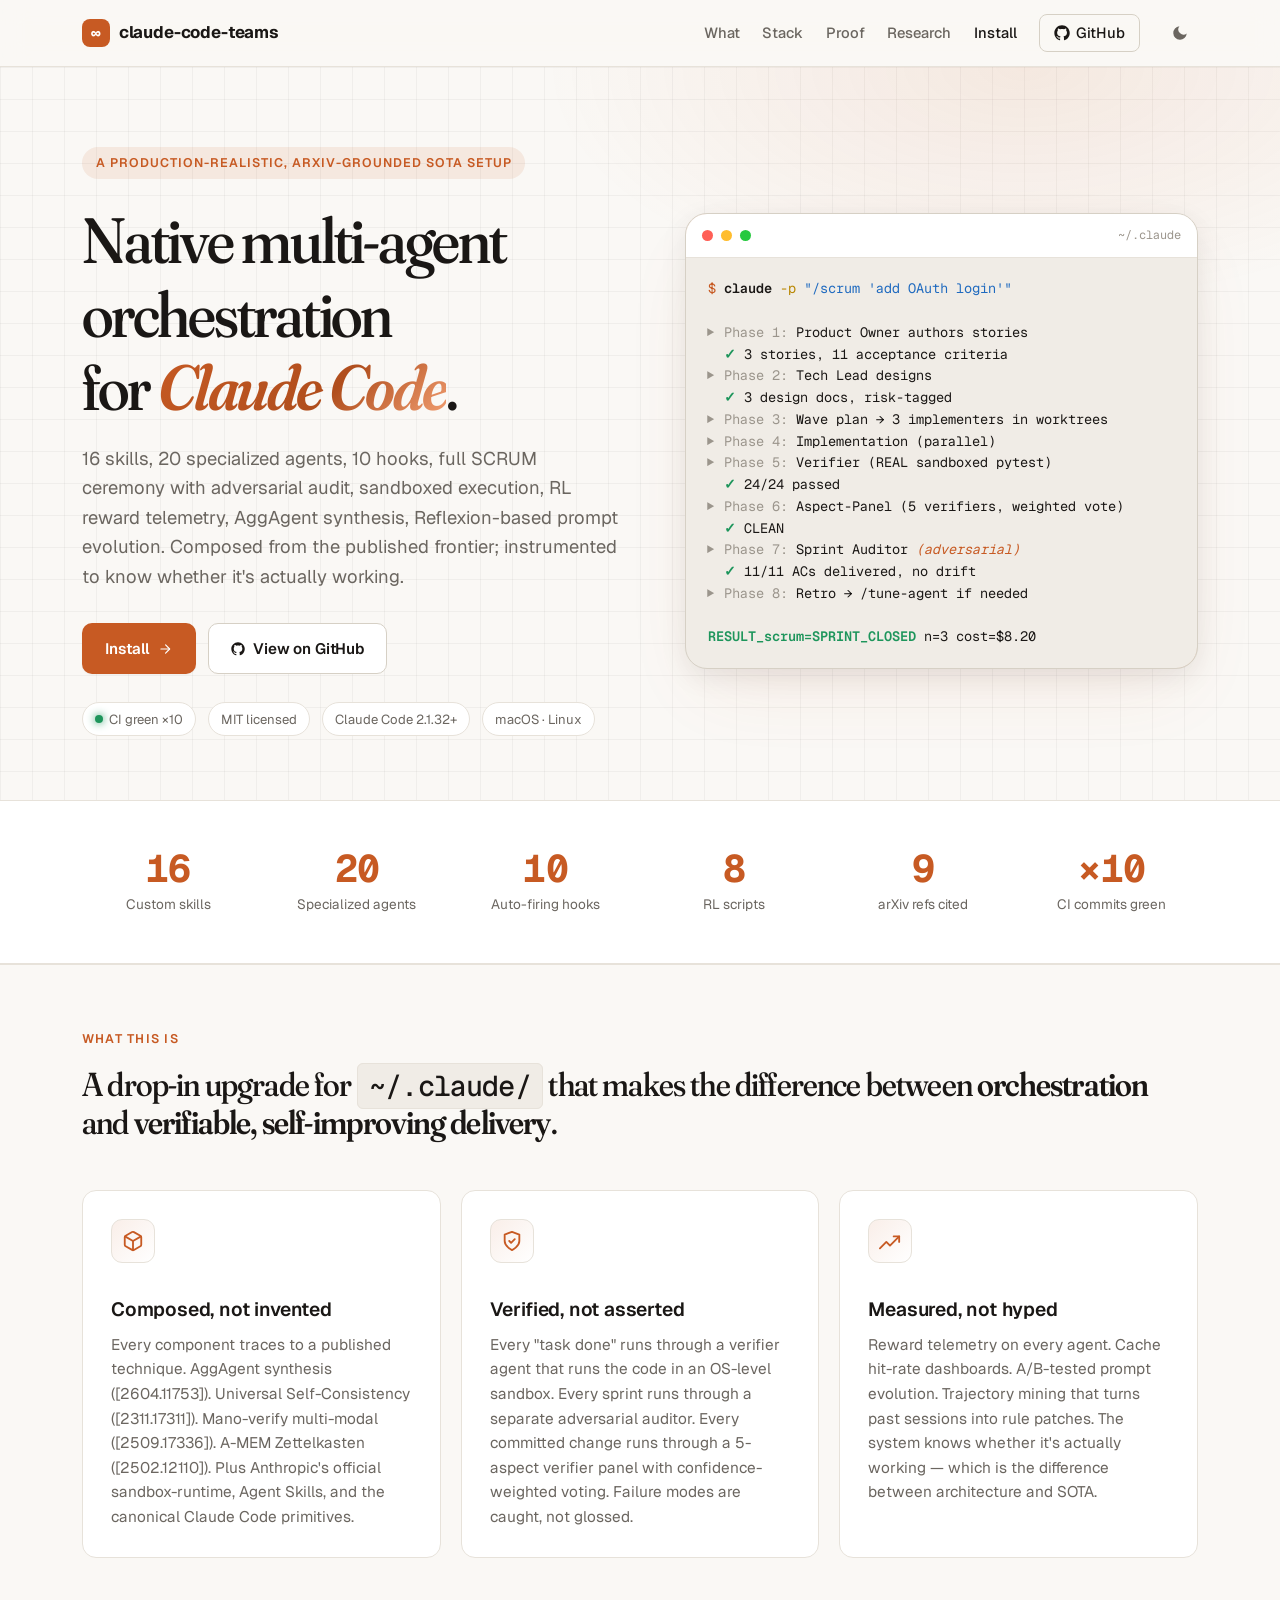
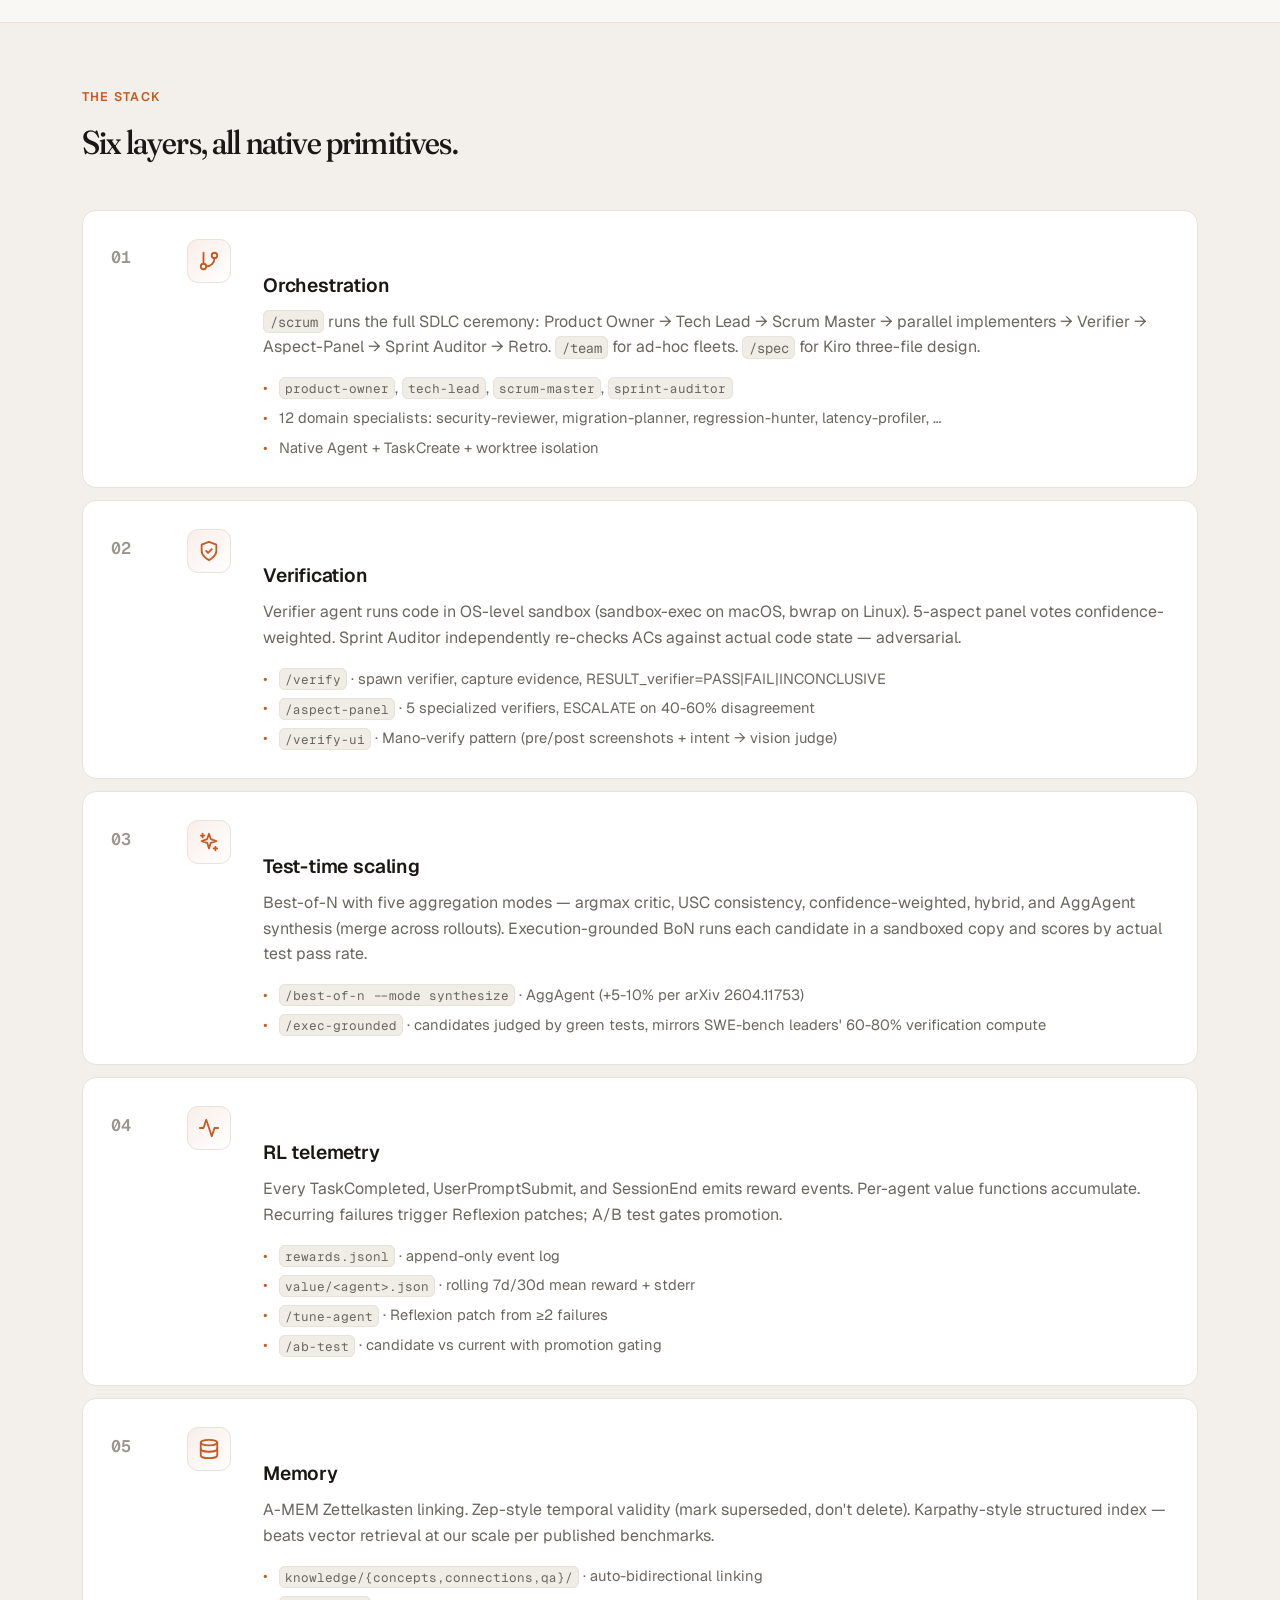
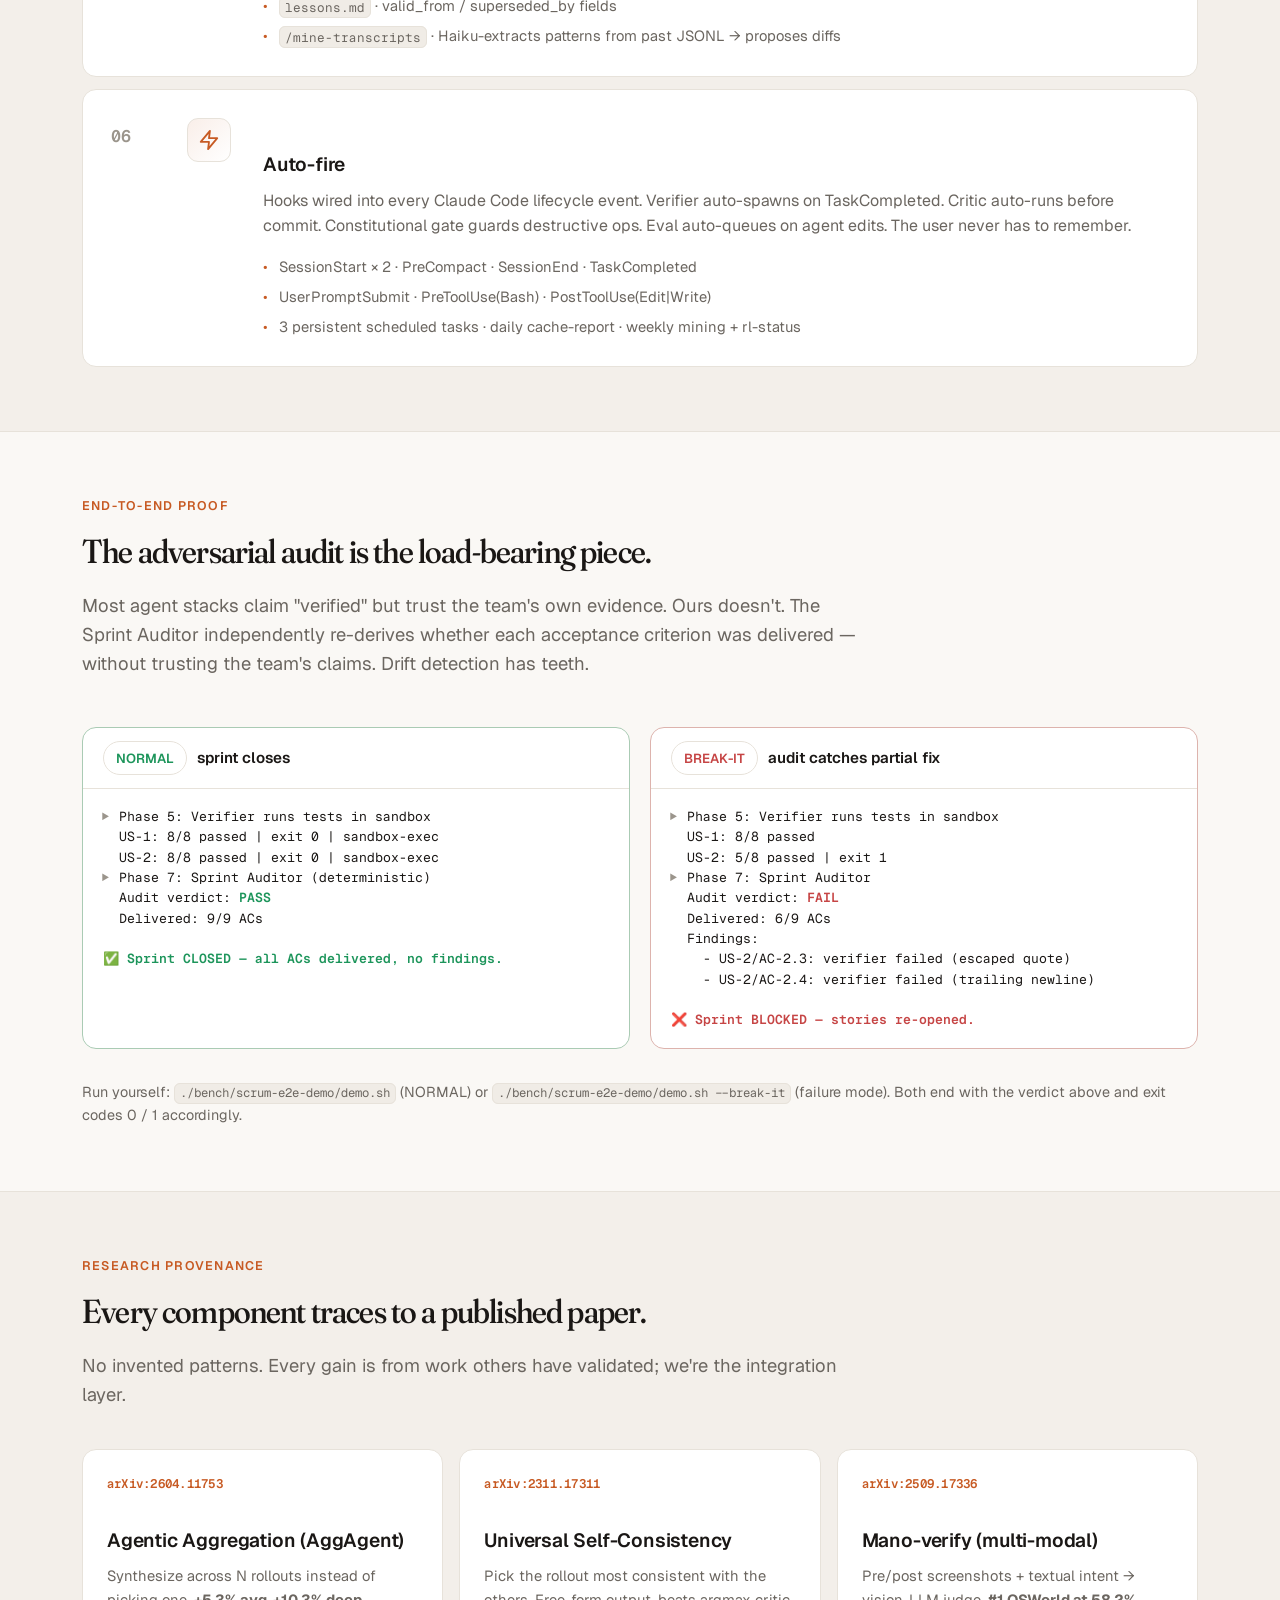
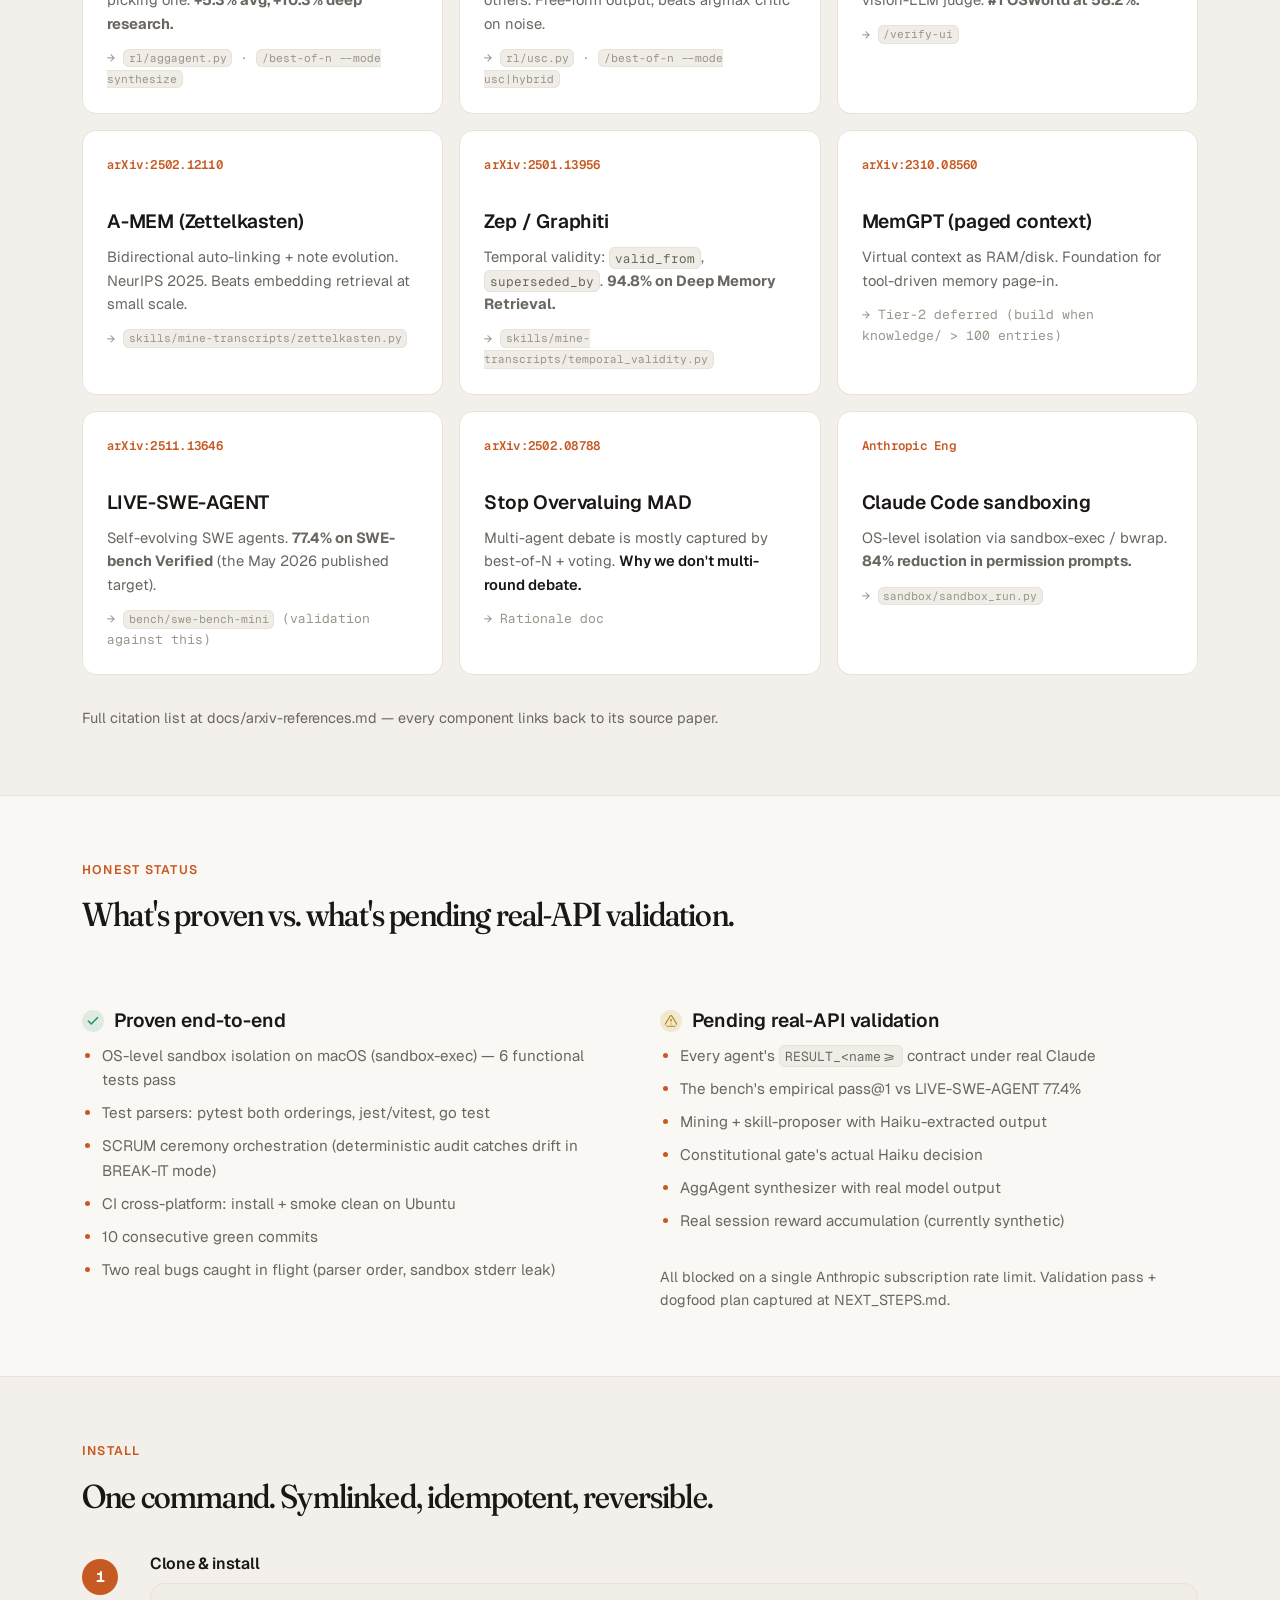
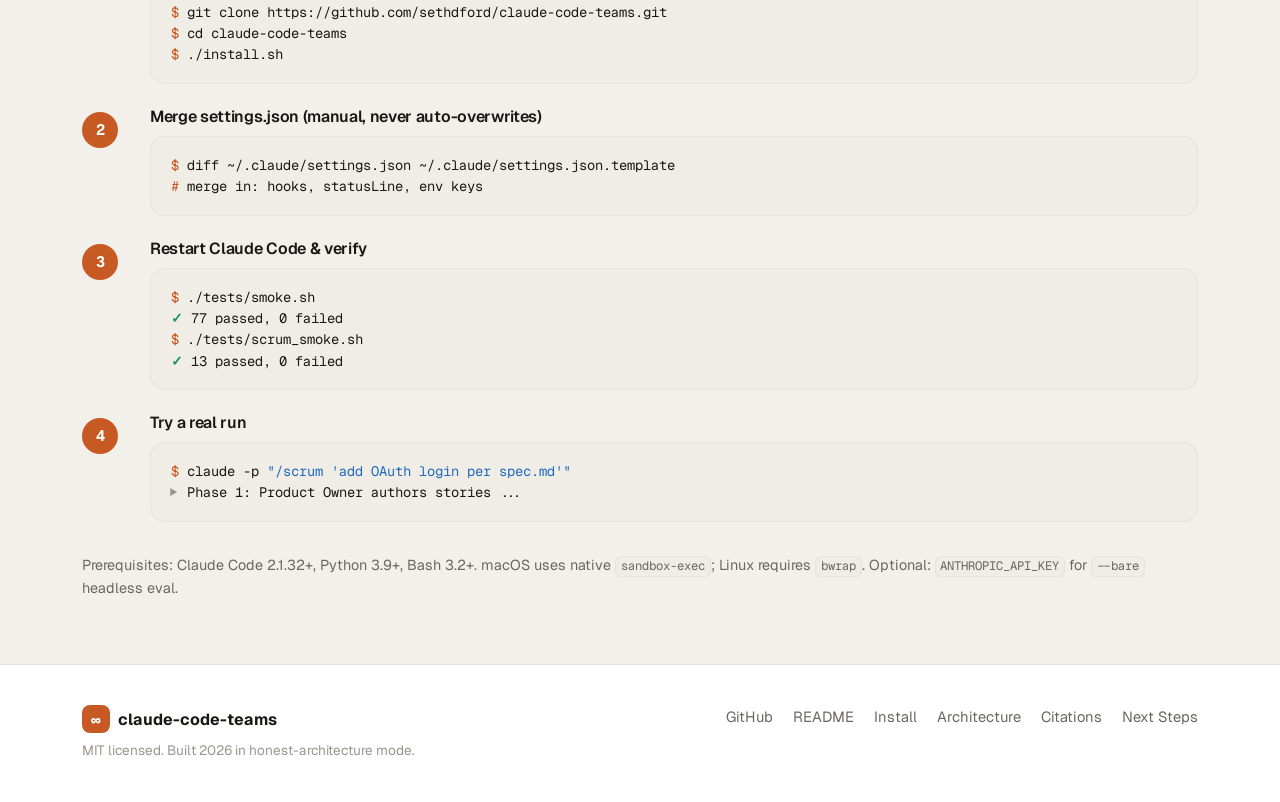
<file: docs/index.html>
<!DOCTYPE html>
<html lang="en" data-theme="dark">
<head>
<meta charset="UTF-8" />
<meta name="viewport" content="width=device-width, initial-scale=1.0" />
<title>claude-code-teams — production-realistic SOTA setup for Anthropic Claude Code</title>
<meta name="description" content="Native multi-agent orchestration, RL telemetry, Reflexion-based prompt evolution, sandboxed execution, adversarial audit, and AggAgent synthesis for Claude Code. arXiv-grounded, MIT-licensed, CI-green." />
<meta property="og:title" content="claude-code-teams" />
<meta property="og:description" content="A production-realistic, arXiv-grounded SOTA setup for Anthropic's Claude Code." />
<meta property="og:type" content="website" />
<meta property="og:url" content="https://sethdford.github.io/claude-code-teams/" />
<meta name="twitter:card" content="summary_large_image" />
<link rel="icon" href="data:image/svg+xml,%3Csvg xmlns='http://www.w3.org/2000/svg' viewBox='0 0 64 64'%3E%3Crect width='64' height='64' rx='14' fill='%23E97339'/%3E%3Ctext x='32' y='44' text-anchor='middle' font-family='ui-monospace,SFMono-Regular,monospace' font-size='34' font-weight='700' fill='%23FAF7F2'%3E∞%3C/text%3E%3C/svg%3E" />
<link rel="preconnect" href="https://fonts.googleapis.com" />
<link rel="preconnect" href="https://fonts.gstatic.com" crossorigin />
<link rel="stylesheet" href="https://fonts.googleapis.com/css2?family=Geist:wght@300;400;500;600;700;800&family=Geist+Mono:wght@400;500;600&family=Fraunces:opsz,wght@9..144,400;9..144,500;9..144,600;9..144,700&display=swap" />
<link rel="stylesheet" href="styles.css" />
</head>
<body>

<a class="skip" href="#main">Skip to content</a>

<header class="topbar">
  <div class="container topbar-row">
    <a class="brand" href="#">
      <span class="logo" aria-hidden="true">∞</span>
      <span class="brand-name">claude-code-teams</span>
    </a>
    <nav class="nav" aria-label="primary">
      <a href="#what">What</a>
      <a href="#stack">Stack</a>
      <a href="#proof">Proof</a>
      <a href="#research">Research</a>
      <a href="#install">Install</a>
      <a href="https://github.com/sethdford/claude-code-teams" class="github" rel="noopener">
        <svg class="icon" aria-hidden="true"><use href="icons.svg#github"/></svg>
        GitHub
      </a>
      <button id="themeToggle" class="theme-toggle" aria-label="Toggle theme" title="Toggle theme">
        <svg class="icon icon-sun" aria-hidden="true"><use href="icons.svg#sun"/></svg>
        <svg class="icon icon-moon" aria-hidden="true"><use href="icons.svg#moon"/></svg>
      </button>
    </nav>
  </div>
</header>

<main id="main">

<!-- ─────────── HERO ─────────── -->
<section class="hero">
  <div class="container">
    <div class="hero-grid">
      <div>
        <p class="kicker">A production-realistic, arXiv-grounded SOTA setup</p>
        <h1>Native multi-agent orchestration<br/>for <span class="accent">Claude Code</span>.</h1>
        <p class="lede">
          16 skills, 20 specialized agents, 10 hooks, full SCRUM ceremony with adversarial audit, sandboxed execution, RL reward telemetry, AggAgent synthesis, Reflexion-based prompt evolution.
          Composed from the published frontier; instrumented to know whether it's actually working.
        </p>
        <div class="cta-row">
          <a class="btn primary" href="#install">Install <svg class="icon icon-sm" aria-hidden="true"><use href="icons.svg#arrow-right"/></svg></a>
          <a class="btn ghost" href="https://github.com/sethdford/claude-code-teams" rel="noopener"><svg class="icon icon-sm" aria-hidden="true"><use href="icons.svg#github"/></svg> View on GitHub</a>
        </div>
        <div class="hero-badges">
          <span class="badge"><span class="dot dot-green"></span> CI green ×10</span>
          <span class="badge">MIT licensed</span>
          <span class="badge">Claude Code 2.1.32+</span>
          <span class="badge">macOS · Linux</span>
        </div>
      </div>

      <aside class="hero-terminal" aria-hidden="false">
        <div class="terminal">
          <div class="terminal-bar">
            <span class="dot red"></span><span class="dot yellow"></span><span class="dot green"></span>
            <span class="terminal-title">~/.claude</span>
          </div>
          <pre class="terminal-body"><code><span class="t-prompt">$</span> <span class="t-cmd">claude</span> <span class="t-flag">-p</span> <span class="t-str">"/scrum 'add OAuth login'"</span>

<span class="t-muted">▶ Phase 1:</span> Product Owner authors stories
  <span class="t-ok">✓</span> 3 stories, 11 acceptance criteria
<span class="t-muted">▶ Phase 2:</span> Tech Lead designs
  <span class="t-ok">✓</span> 3 design docs, risk-tagged
<span class="t-muted">▶ Phase 3:</span> Wave plan → 3 implementers in worktrees
<span class="t-muted">▶ Phase 4:</span> Implementation (parallel)
<span class="t-muted">▶ Phase 5:</span> Verifier (REAL sandboxed pytest)
  <span class="t-ok">✓</span> 24/24 passed
<span class="t-muted">▶ Phase 6:</span> Aspect-Panel (5 verifiers, weighted vote)
  <span class="t-ok">✓</span> CLEAN
<span class="t-muted">▶ Phase 7:</span> Sprint Auditor <span class="t-em">(adversarial)</span>
  <span class="t-ok">✓</span> 11/11 ACs delivered, no drift
<span class="t-muted">▶ Phase 8:</span> Retro → /tune-agent if needed

<span class="t-ok">RESULT_scrum=SPRINT_CLOSED</span> n=3 cost=$8.20</code></pre>
        </div>
      </aside>
    </div>
  </div>
</section>

<!-- ─────────── STATS ─────────── -->
<section class="stats">
  <div class="container">
    <div class="stats-grid">
      <div class="stat"><div class="stat-num">16</div><div class="stat-label">Custom skills</div></div>
      <div class="stat"><div class="stat-num">20</div><div class="stat-label">Specialized agents</div></div>
      <div class="stat"><div class="stat-num">10</div><div class="stat-label">Auto-firing hooks</div></div>
      <div class="stat"><div class="stat-num">8</div><div class="stat-label">RL scripts</div></div>
      <div class="stat"><div class="stat-num">9</div><div class="stat-label">arXiv refs cited</div></div>
      <div class="stat"><div class="stat-num">×10</div><div class="stat-label">CI commits green</div></div>
    </div>
  </div>
</section>

<!-- ─────────── WHAT ─────────── -->
<section id="what" class="section">
  <div class="container">
    <p class="eyebrow">What this is</p>
    <h2>A drop-in upgrade for <code>~/.claude/</code> that makes the difference between <em>orchestration</em> and <em>verifiable, self-improving delivery</em>.</h2>

    <div class="three-col">
      <div class="card">
        <div class="card-icon"><svg aria-hidden="true"><use href="icons.svg#cube"/></svg></div>
        <h3>Composed, not invented</h3>
        <p>Every component traces to a published technique. AggAgent synthesis ([2604.11753]). Universal Self-Consistency ([2311.17311]). Mano-verify multi-modal ([2509.17336]). A-MEM Zettelkasten ([2502.12110]). Plus Anthropic's official sandbox-runtime, Agent Skills, and the canonical Claude Code primitives.</p>
      </div>
      <div class="card">
        <div class="card-icon"><svg aria-hidden="true"><use href="icons.svg#shield-check"/></svg></div>
        <h3>Verified, not asserted</h3>
        <p>Every "task done" runs through a verifier agent that runs the code in an OS-level sandbox. Every sprint runs through a separate adversarial auditor. Every committed change runs through a 5-aspect verifier panel with confidence-weighted voting. Failure modes are caught, not glossed.</p>
      </div>
      <div class="card">
        <div class="card-icon"><svg aria-hidden="true"><use href="icons.svg#trending-up"/></svg></div>
        <h3>Measured, not hyped</h3>
        <p>Reward telemetry on every agent. Cache hit-rate dashboards. A/B-tested prompt evolution. Trajectory mining that turns past sessions into rule patches. The system knows whether it's actually working — which is the difference between architecture and SOTA.</p>
      </div>
    </div>
  </div>
</section>

<!-- ─────────── STACK ─────────── -->
<section id="stack" class="section section-tinted">
  <div class="container">
    <p class="eyebrow">The stack</p>
    <h2>Six layers, all native primitives.</h2>

    <div class="layers">
      <div class="layer">
        <div class="layer-num">01</div>
        <div class="layer-icon"><svg aria-hidden="true"><use href="icons.svg#git-branch"/></svg></div>
        <div class="layer-body">
          <h3>Orchestration</h3>
          <p><code>/scrum</code> runs the full SDLC ceremony: Product Owner → Tech Lead → Scrum Master → parallel implementers → Verifier → Aspect-Panel → Sprint Auditor → Retro. <code>/team</code> for ad-hoc fleets. <code>/spec</code> for Kiro three-file design.</p>
          <ul class="layer-list">
            <li><code>product-owner</code>, <code>tech-lead</code>, <code>scrum-master</code>, <code>sprint-auditor</code></li>
            <li>12 domain specialists: security-reviewer, migration-planner, regression-hunter, latency-profiler, …</li>
            <li>Native Agent + TaskCreate + worktree isolation</li>
          </ul>
        </div>
      </div>

      <div class="layer">
        <div class="layer-num">02</div>
        <div class="layer-icon"><svg aria-hidden="true"><use href="icons.svg#shield-check"/></svg></div>
        <div class="layer-body">
          <h3>Verification</h3>
          <p>Verifier agent runs code in OS-level sandbox (sandbox-exec on macOS, bwrap on Linux). 5-aspect panel votes confidence-weighted. Sprint Auditor independently re-checks ACs against actual code state — adversarial.</p>
          <ul class="layer-list">
            <li><code>/verify</code> · spawn verifier, capture evidence, RESULT_verifier=PASS|FAIL|INCONCLUSIVE</li>
            <li><code>/aspect-panel</code> · 5 specialized verifiers, ESCALATE on 40-60% disagreement</li>
            <li><code>/verify-ui</code> · Mano-verify pattern (pre/post screenshots + intent → vision judge)</li>
          </ul>
        </div>
      </div>

      <div class="layer">
        <div class="layer-num">03</div>
        <div class="layer-icon"><svg aria-hidden="true"><use href="icons.svg#sparkle"/></svg></div>
        <div class="layer-body">
          <h3>Test-time scaling</h3>
          <p>Best-of-N with five aggregation modes — argmax critic, USC consistency, confidence-weighted, hybrid, and AggAgent synthesis (merge across rollouts). Execution-grounded BoN runs each candidate in a sandboxed copy and scores by actual test pass rate.</p>
          <ul class="layer-list">
            <li><code>/best-of-n --mode synthesize</code> · AggAgent (+5-10% per arXiv 2604.11753)</li>
            <li><code>/exec-grounded</code> · candidates judged by green tests, mirrors SWE-bench leaders' 60-80% verification compute</li>
          </ul>
        </div>
      </div>

      <div class="layer">
        <div class="layer-num">04</div>
        <div class="layer-icon"><svg aria-hidden="true"><use href="icons.svg#activity"/></svg></div>
        <div class="layer-body">
          <h3>RL telemetry</h3>
          <p>Every TaskCompleted, UserPromptSubmit, and SessionEnd emits reward events. Per-agent value functions accumulate. Recurring failures trigger Reflexion patches; A/B test gates promotion.</p>
          <ul class="layer-list">
            <li><code>rewards.jsonl</code> · append-only event log</li>
            <li><code>value/&lt;agent&gt;.json</code> · rolling 7d/30d mean reward + stderr</li>
            <li><code>/tune-agent</code> · Reflexion patch from ≥2 failures</li>
            <li><code>/ab-test</code> · candidate vs current with promotion gating</li>
          </ul>
        </div>
      </div>

      <div class="layer">
        <div class="layer-num">05</div>
        <div class="layer-icon"><svg aria-hidden="true"><use href="icons.svg#database"/></svg></div>
        <div class="layer-body">
          <h3>Memory</h3>
          <p>A-MEM Zettelkasten linking. Zep-style temporal validity (mark superseded, don't delete). Karpathy-style structured index — beats vector retrieval at our scale per published benchmarks.</p>
          <ul class="layer-list">
            <li><code>knowledge/{concepts,connections,qa}/</code> · auto-bidirectional linking</li>
            <li><code>lessons.md</code> · valid_from / superseded_by fields</li>
            <li><code>/mine-transcripts</code> · Haiku-extracts patterns from past JSONL → proposes diffs</li>
          </ul>
        </div>
      </div>

      <div class="layer">
        <div class="layer-num">06</div>
        <div class="layer-icon"><svg aria-hidden="true"><use href="icons.svg#zap"/></svg></div>
        <div class="layer-body">
          <h3>Auto-fire</h3>
          <p>Hooks wired into every Claude Code lifecycle event. Verifier auto-spawns on TaskCompleted. Critic auto-runs before commit. Constitutional gate guards destructive ops. Eval auto-queues on agent edits. The user never has to remember.</p>
          <ul class="layer-list">
            <li>SessionStart × 2 · PreCompact · SessionEnd · TaskCompleted</li>
            <li>UserPromptSubmit · PreToolUse(Bash) · PostToolUse(Edit|Write)</li>
            <li>3 persistent scheduled tasks · daily cache-report · weekly mining + rl-status</li>
          </ul>
        </div>
      </div>
    </div>
  </div>
</section>

<!-- ─────────── PROOF ─────────── -->
<section id="proof" class="section">
  <div class="container">
    <p class="eyebrow">End-to-end proof</p>
    <h2>The adversarial audit is the load-bearing piece.</h2>
    <p class="lede">
      Most agent stacks claim "verified" but trust the team's own evidence. Ours doesn't.
      The Sprint Auditor independently re-derives whether each acceptance criterion was delivered — without trusting the team's claims. Drift detection has teeth.
    </p>

    <div class="proof-split">
      <div class="proof-card good">
        <div class="proof-header"><span class="badge badge-green">NORMAL</span> sprint closes</div>
<pre><code><span class="t-muted">▶</span> Phase 5: Verifier runs tests in sandbox
  US-1: 8/8 passed | exit 0 | sandbox-exec
  US-2: 8/8 passed | exit 0 | sandbox-exec
<span class="t-muted">▶</span> Phase 7: Sprint Auditor (deterministic)
  Audit verdict: <span class="t-ok">PASS</span>
  Delivered: 9/9 ACs

<span class="t-ok">✅ Sprint CLOSED — all ACs delivered, no findings.</span></code></pre>
      </div>

      <div class="proof-card bad">
        <div class="proof-header"><span class="badge badge-red">BREAK-IT</span> audit catches partial fix</div>
<pre><code><span class="t-muted">▶</span> Phase 5: Verifier runs tests in sandbox
  US-1: 8/8 passed
  US-2: 5/8 passed | exit 1
<span class="t-muted">▶</span> Phase 7: Sprint Auditor
  Audit verdict: <span class="t-err">FAIL</span>
  Delivered: 6/9 ACs
  Findings:
    - US-2/AC-2.3: verifier failed (escaped quote)
    - US-2/AC-2.4: verifier failed (trailing newline)

<span class="t-err">❌ Sprint BLOCKED — stories re-opened.</span></code></pre>
      </div>
    </div>

    <p class="footnote">
      Run yourself: <code>./bench/scrum-e2e-demo/demo.sh</code> (NORMAL) or <code>./bench/scrum-e2e-demo/demo.sh --break-it</code> (failure mode).
      Both end with the verdict above and exit codes 0 / 1 accordingly.
    </p>
  </div>
</section>

<!-- ─────────── RESEARCH ─────────── -->
<section id="research" class="section section-tinted">
  <div class="container">
    <p class="eyebrow">Research provenance</p>
    <h2>Every component traces to a published paper.</h2>
    <p class="lede">No invented patterns. Every gain is from work others have validated; we're the integration layer.</p>

    <div class="research-grid">
      <a class="research-card" href="https://arxiv.org/abs/2604.11753" rel="noopener">
        <div class="research-id">arXiv:2604.11753</div>
        <h3>Agentic Aggregation (AggAgent)</h3>
        <p>Synthesize across N rollouts instead of picking one. <strong>+5.3% avg, +10.3% deep research.</strong></p>
        <div class="research-where">→ <code>rl/aggagent.py</code> · <code>/best-of-n --mode synthesize</code></div>
      </a>

      <a class="research-card" href="https://arxiv.org/abs/2311.17311" rel="noopener">
        <div class="research-id">arXiv:2311.17311</div>
        <h3>Universal Self-Consistency</h3>
        <p>Pick the rollout most consistent with the others. Free-form output, beats argmax critic on noise.</p>
        <div class="research-where">→ <code>rl/usc.py</code> · <code>/best-of-n --mode usc|hybrid</code></div>
      </a>

      <a class="research-card" href="https://arxiv.org/abs/2509.17336" rel="noopener">
        <div class="research-id">arXiv:2509.17336</div>
        <h3>Mano-verify (multi-modal)</h3>
        <p>Pre/post screenshots + textual intent → vision-LLM judge. <strong>#1 OSWorld at 58.2%.</strong></p>
        <div class="research-where">→ <code>/verify-ui</code></div>
      </a>

      <a class="research-card" href="https://arxiv.org/abs/2502.12110" rel="noopener">
        <div class="research-id">arXiv:2502.12110</div>
        <h3>A-MEM (Zettelkasten)</h3>
        <p>Bidirectional auto-linking + note evolution. NeurIPS 2025. Beats embedding retrieval at small scale.</p>
        <div class="research-where">→ <code>skills/mine-transcripts/zettelkasten.py</code></div>
      </a>

      <a class="research-card" href="https://arxiv.org/abs/2501.13956" rel="noopener">
        <div class="research-id">arXiv:2501.13956</div>
        <h3>Zep / Graphiti</h3>
        <p>Temporal validity: <code>valid_from</code>, <code>superseded_by</code>. <strong>94.8% on Deep Memory Retrieval.</strong></p>
        <div class="research-where">→ <code>skills/mine-transcripts/temporal_validity.py</code></div>
      </a>

      <a class="research-card" href="https://arxiv.org/abs/2310.08560" rel="noopener">
        <div class="research-id">arXiv:2310.08560</div>
        <h3>MemGPT (paged context)</h3>
        <p>Virtual context as RAM/disk. Foundation for tool-driven memory page-in.</p>
        <div class="research-where">→ Tier-2 deferred (build when knowledge/ &gt; 100 entries)</div>
      </a>

      <a class="research-card" href="https://arxiv.org/abs/2511.13646" rel="noopener">
        <div class="research-id">arXiv:2511.13646</div>
        <h3>LIVE-SWE-AGENT</h3>
        <p>Self-evolving SWE agents. <strong>77.4% on SWE-bench Verified</strong> (the May 2026 published target).</p>
        <div class="research-where">→ <code>bench/swe-bench-mini</code> (validation against this)</div>
      </a>

      <a class="research-card" href="https://arxiv.org/abs/2502.08788" rel="noopener">
        <div class="research-id">arXiv:2502.08788</div>
        <h3>Stop Overvaluing MAD</h3>
        <p>Multi-agent debate is mostly captured by best-of-N + voting. <em>Why we don't multi-round debate.</em></p>
        <div class="research-where">→ Rationale doc</div>
      </a>

      <a class="research-card" href="https://www.anthropic.com/engineering/claude-code-sandboxing" rel="noopener">
        <div class="research-id">Anthropic Eng</div>
        <h3>Claude Code sandboxing</h3>
        <p>OS-level isolation via sandbox-exec / bwrap. <strong>84% reduction in permission prompts.</strong></p>
        <div class="research-where">→ <code>sandbox/sandbox_run.py</code></div>
      </a>
    </div>

    <p class="footnote">
      Full citation list at <a href="https://github.com/sethdford/claude-code-teams/blob/main/docs/arxiv-references.md">docs/arxiv-references.md</a> — every component links back to its source paper.
    </p>
  </div>
</section>

<!-- ─────────── HONEST STATUS ─────────── -->
<section id="status" class="section">
  <div class="container">
    <p class="eyebrow">Honest status</p>
    <h2>What's proven vs. what's pending real-API validation.</h2>

    <div class="status-grid">
      <div class="status-col">
        <h3 class="status-h"><svg class="icon status-dot status-dot-green" aria-hidden="true"><use href="icons.svg#check"/></svg> Proven end-to-end</h3>
        <ul>
          <li>OS-level sandbox isolation on macOS (sandbox-exec) — 6 functional tests pass</li>
          <li>Test parsers: pytest both orderings, jest/vitest, go test</li>
          <li>SCRUM ceremony orchestration (deterministic audit catches drift in BREAK-IT mode)</li>
          <li>CI cross-platform: install + smoke clean on Ubuntu</li>
          <li>10 consecutive green commits</li>
          <li>Two real bugs caught in flight (parser order, sandbox stderr leak)</li>
        </ul>
      </div>
      <div class="status-col">
        <h3 class="status-h"><svg class="icon status-dot status-dot-yellow" aria-hidden="true"><use href="icons.svg#alert-triangle"/></svg> Pending real-API validation</h3>
        <ul>
          <li>Every agent's <code>RESULT_&lt;name&gt;=</code> contract under real Claude</li>
          <li>The bench's empirical pass@1 vs LIVE-SWE-AGENT 77.4%</li>
          <li>Mining + skill-proposer with Haiku-extracted output</li>
          <li>Constitutional gate's actual Haiku decision</li>
          <li>AggAgent synthesizer with real model output</li>
          <li>Real session reward accumulation (currently synthetic)</li>
        </ul>
        <p class="footnote">All blocked on a single Anthropic subscription rate limit. Validation pass + dogfood plan captured at <a href="https://github.com/sethdford/claude-code-teams/blob/main/NEXT_STEPS.md">NEXT_STEPS.md</a>.</p>
      </div>
    </div>
  </div>
</section>

<!-- ─────────── INSTALL ─────────── -->
<section id="install" class="section section-tinted">
  <div class="container">
    <p class="eyebrow">Install</p>
    <h2>One command. Symlinked, idempotent, reversible.</h2>

    <div class="install-block">
      <div class="install-step">
        <div class="install-num">1</div>
        <div>
          <h4>Clone & install</h4>
<pre><code><span class="t-prompt">$</span> git clone https://github.com/sethdford/claude-code-teams.git
<span class="t-prompt">$</span> cd claude-code-teams
<span class="t-prompt">$</span> ./install.sh</code></pre>
        </div>
      </div>

      <div class="install-step">
        <div class="install-num">2</div>
        <div>
          <h4>Merge settings.json (manual, never auto-overwrites)</h4>
<pre><code><span class="t-prompt">$</span> diff ~/.claude/settings.json ~/.claude/settings.json.template
<span class="t-prompt">#</span> merge in: hooks, statusLine, env keys</code></pre>
        </div>
      </div>

      <div class="install-step">
        <div class="install-num">3</div>
        <div>
          <h4>Restart Claude Code &amp; verify</h4>
<pre><code><span class="t-prompt">$</span> ./tests/smoke.sh
<span class="t-ok">✓</span> 77 passed, 0 failed
<span class="t-prompt">$</span> ./tests/scrum_smoke.sh
<span class="t-ok">✓</span> 13 passed, 0 failed</code></pre>
        </div>
      </div>

      <div class="install-step">
        <div class="install-num">4</div>
        <div>
          <h4>Try a real run</h4>
<pre><code><span class="t-prompt">$</span> claude -p <span class="t-str">"/scrum 'add OAuth login per spec.md'"</span>
<span class="t-muted">▶</span> Phase 1: Product Owner authors stories ...</code></pre>
        </div>
      </div>
    </div>

    <p class="footnote">
      Prerequisites: Claude Code 2.1.32+, Python 3.9+, Bash 3.2+. macOS uses native <code>sandbox-exec</code>; Linux requires <code>bwrap</code>. Optional: <code>ANTHROPIC_API_KEY</code> for <code>--bare</code> headless eval.
    </p>
  </div>
</section>

<!-- ─────────── FOOTER ─────────── -->
<footer class="footer">
  <div class="container footer-row">
    <div>
      <p class="footer-brand"><span class="logo" aria-hidden="true">∞</span> claude-code-teams</p>
      <p class="footer-meta">MIT licensed. Built 2026 in honest-architecture mode.</p>
    </div>
    <div class="footer-links">
      <a href="https://github.com/sethdford/claude-code-teams">GitHub</a>
      <a href="https://github.com/sethdford/claude-code-teams/blob/main/README.md">README</a>
      <a href="https://github.com/sethdford/claude-code-teams/blob/main/INSTALL.md">Install</a>
      <a href="https://github.com/sethdford/claude-code-teams/blob/main/docs/architecture.md">Architecture</a>
      <a href="https://github.com/sethdford/claude-code-teams/blob/main/docs/arxiv-references.md">Citations</a>
      <a href="https://github.com/sethdford/claude-code-teams/blob/main/NEXT_STEPS.md">Next Steps</a>
    </div>
  </div>
</footer>

</main>

<script src="script.js"></script>
</body>
</html>
</file>
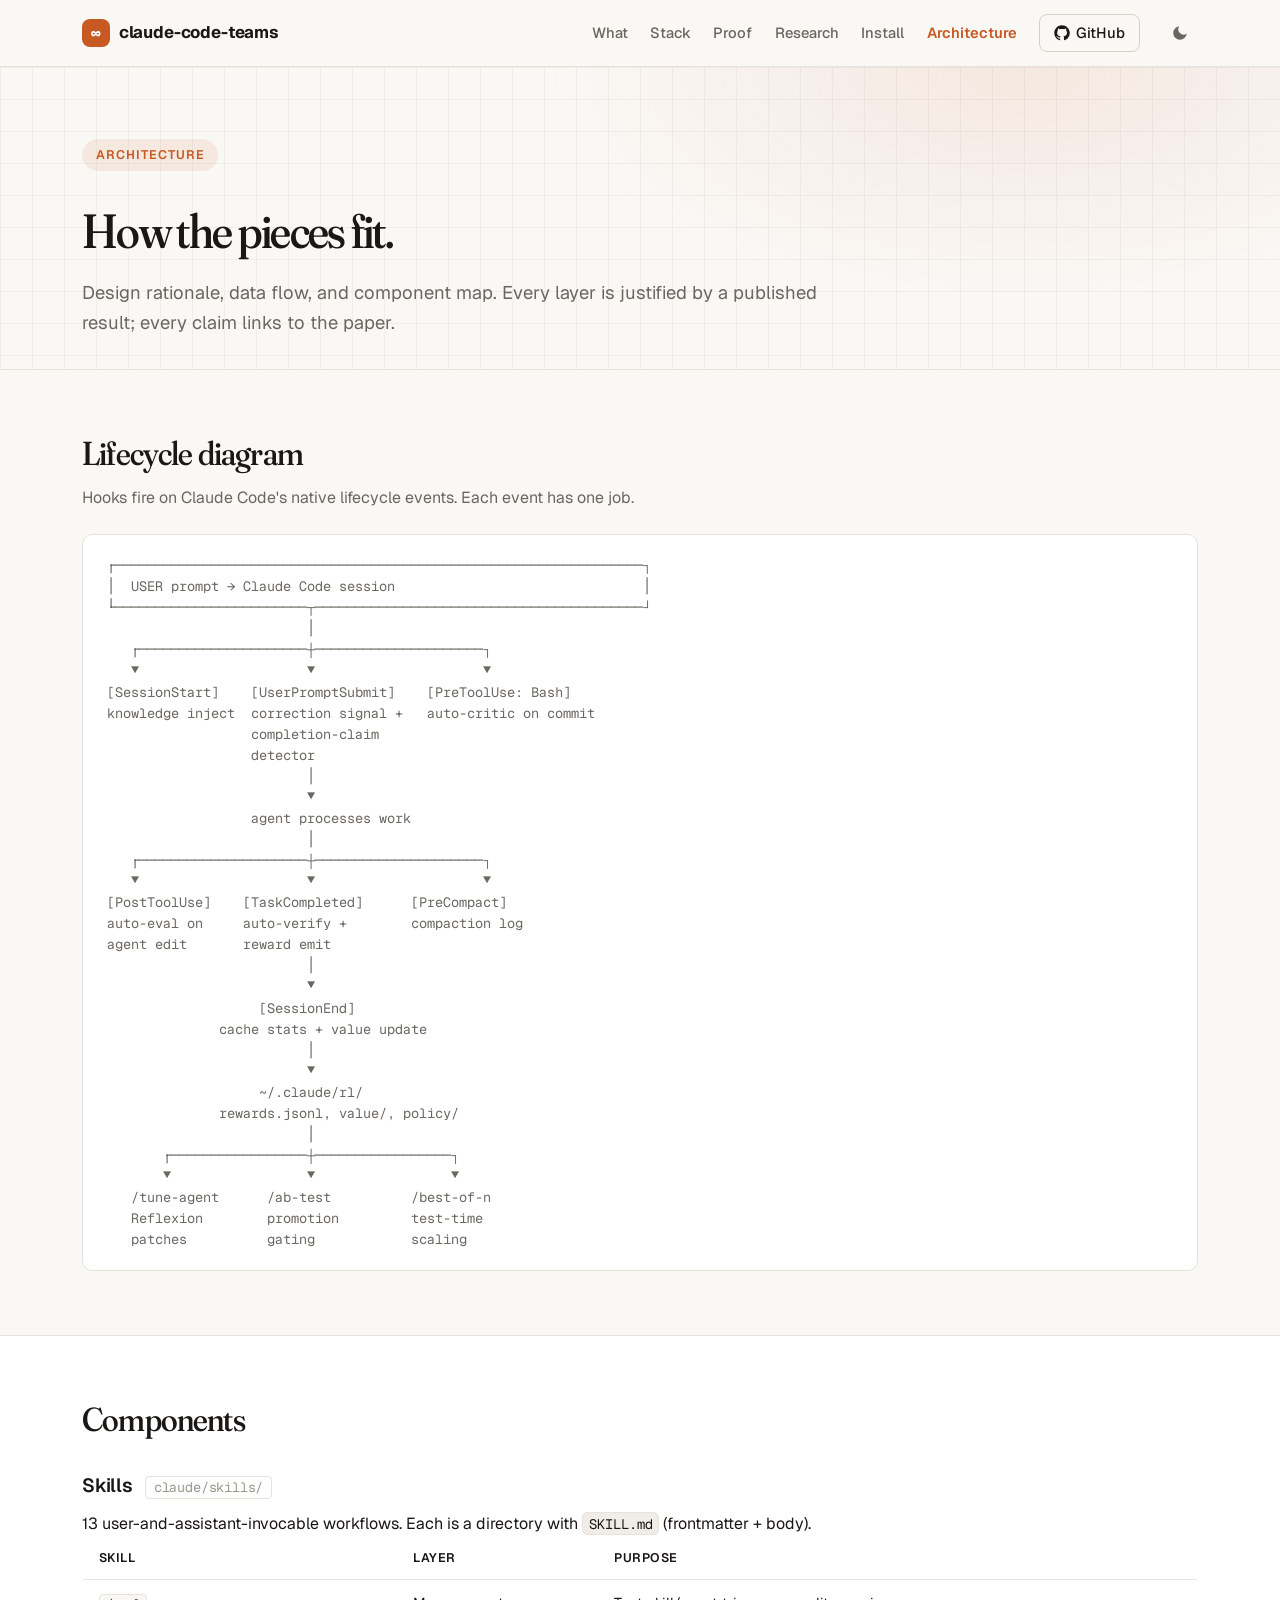
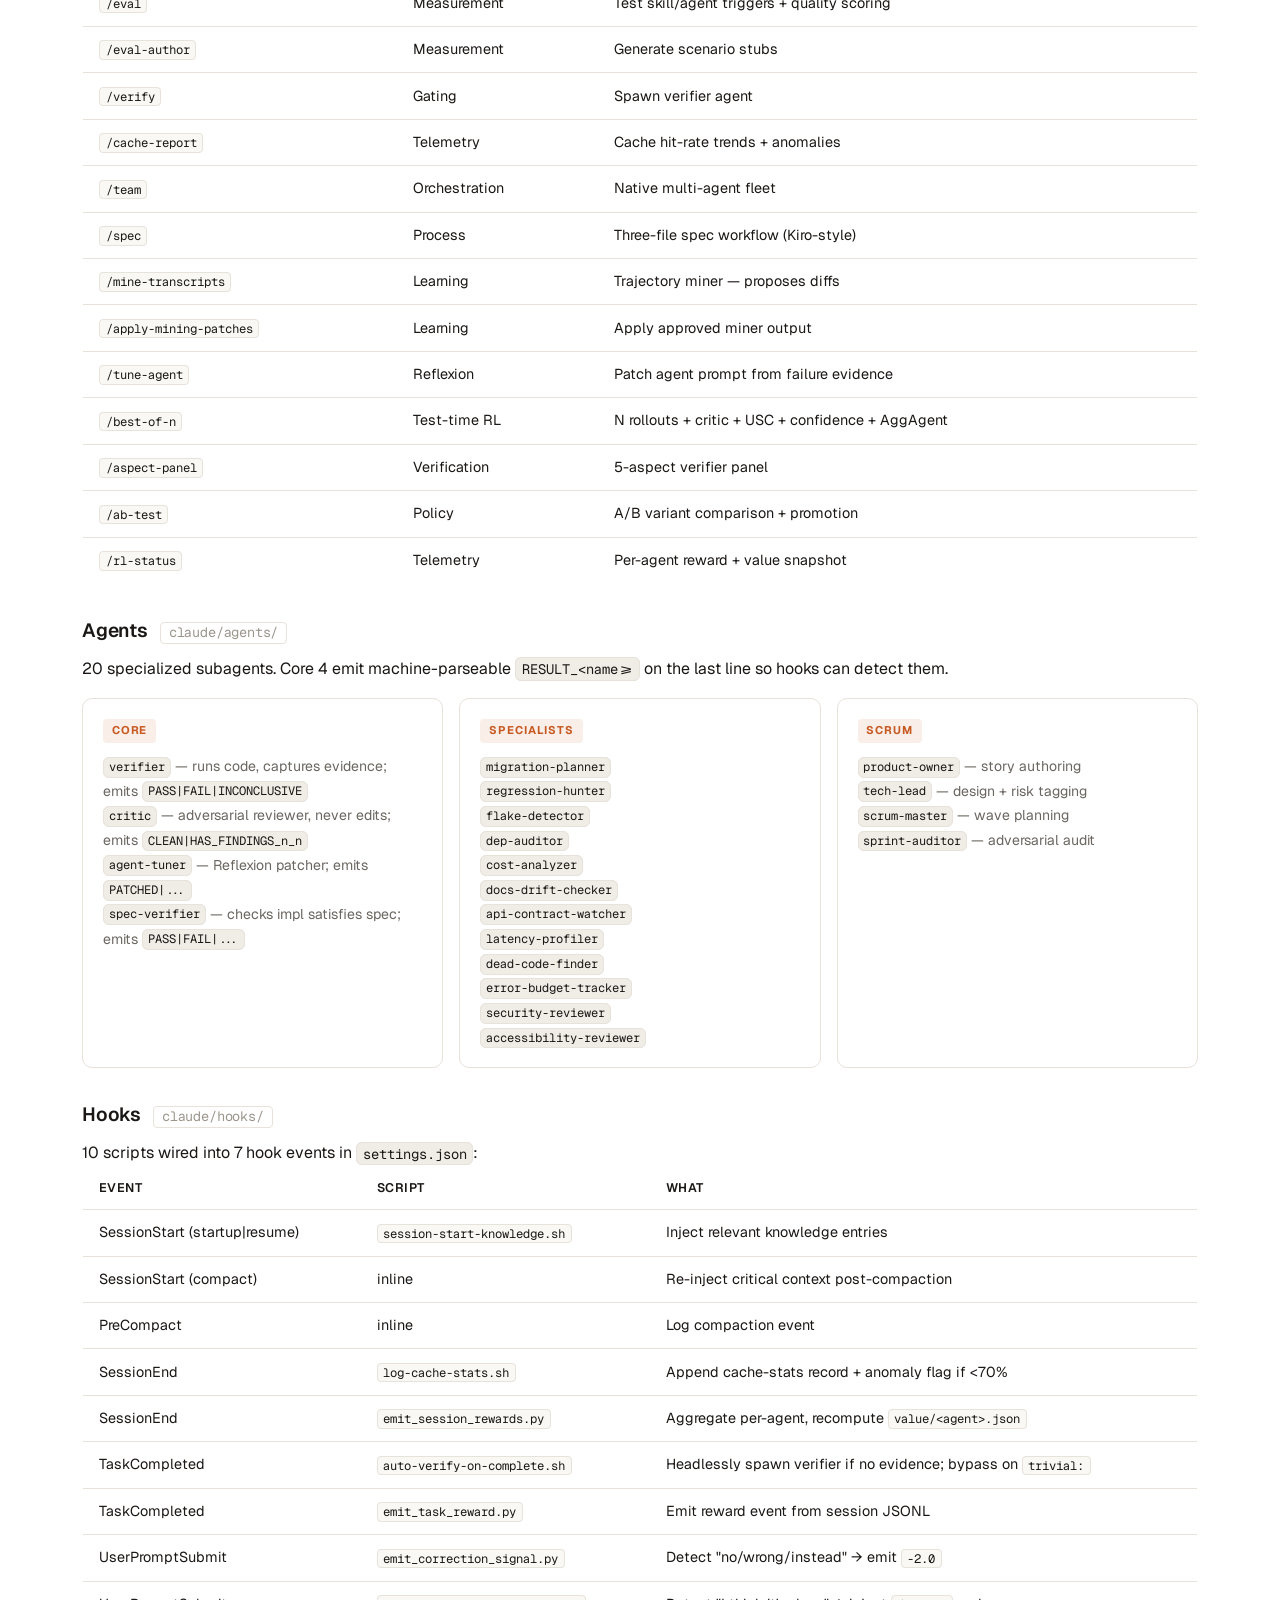
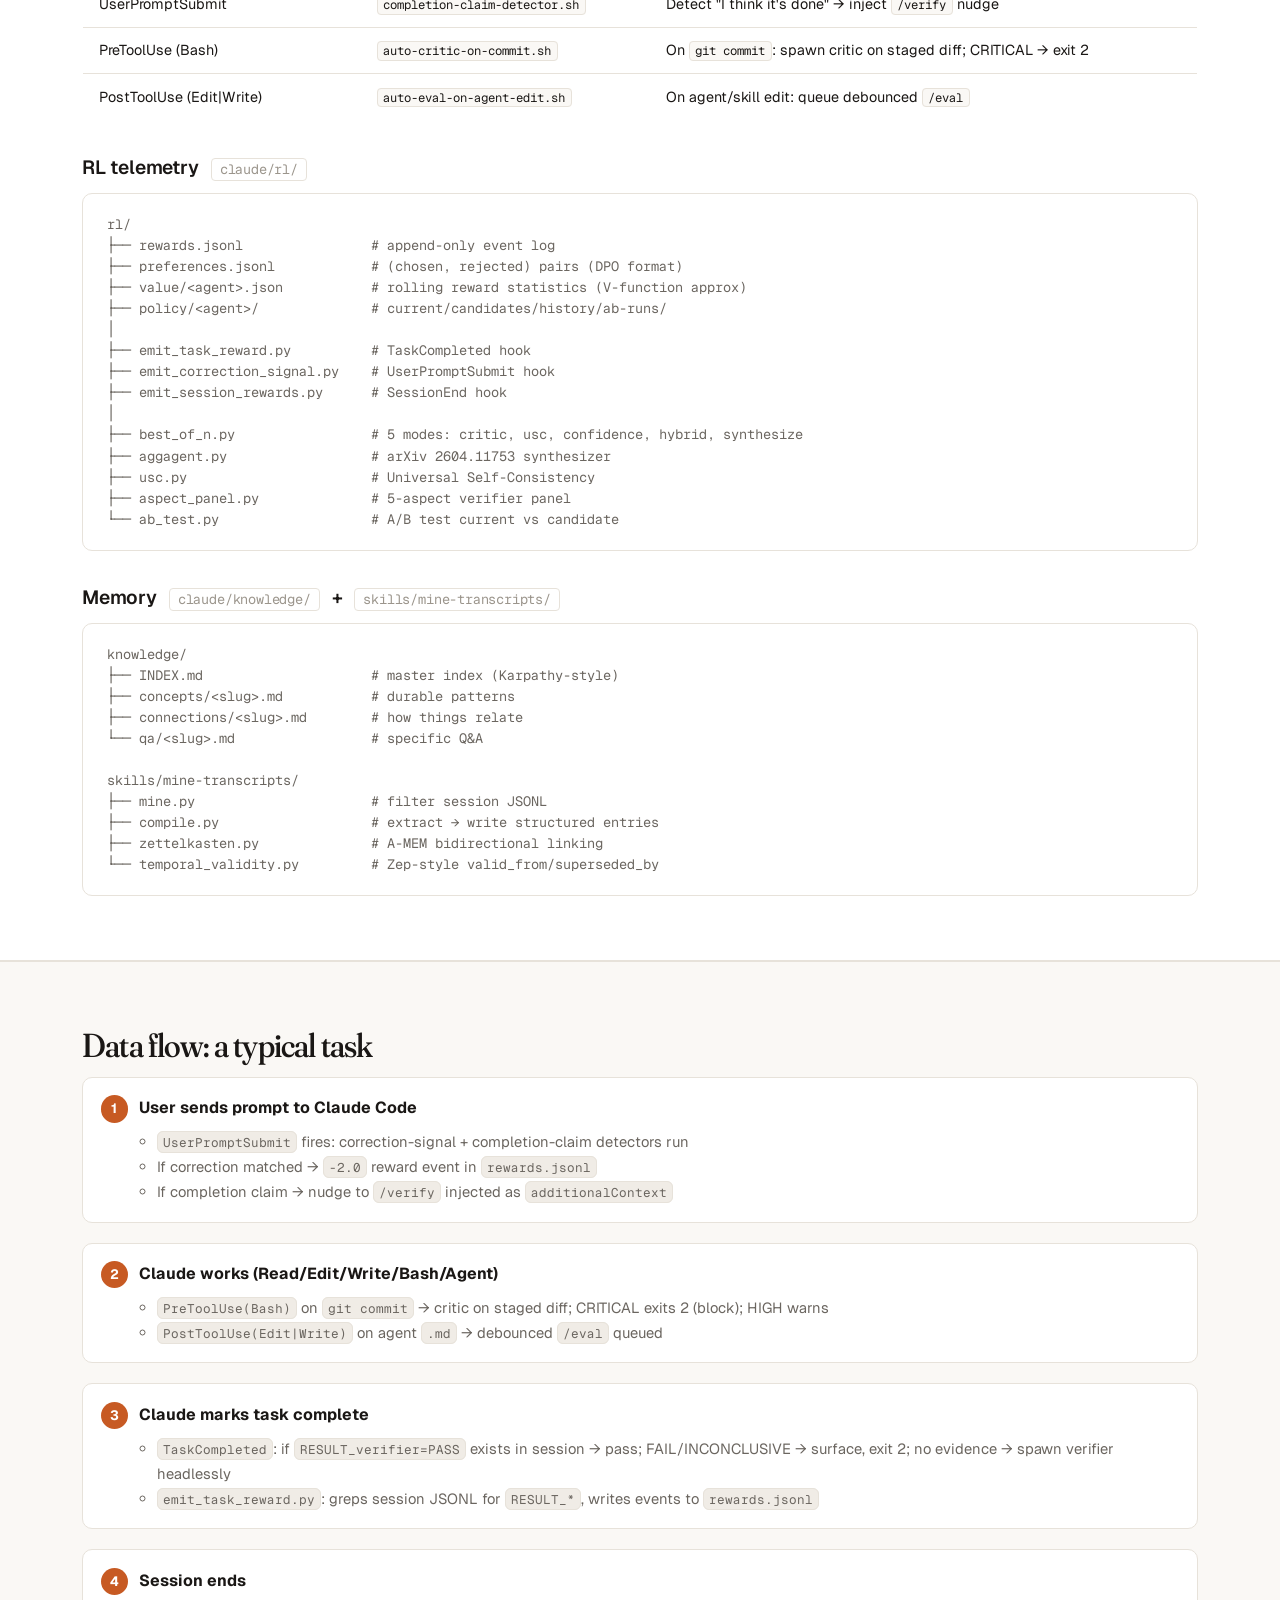
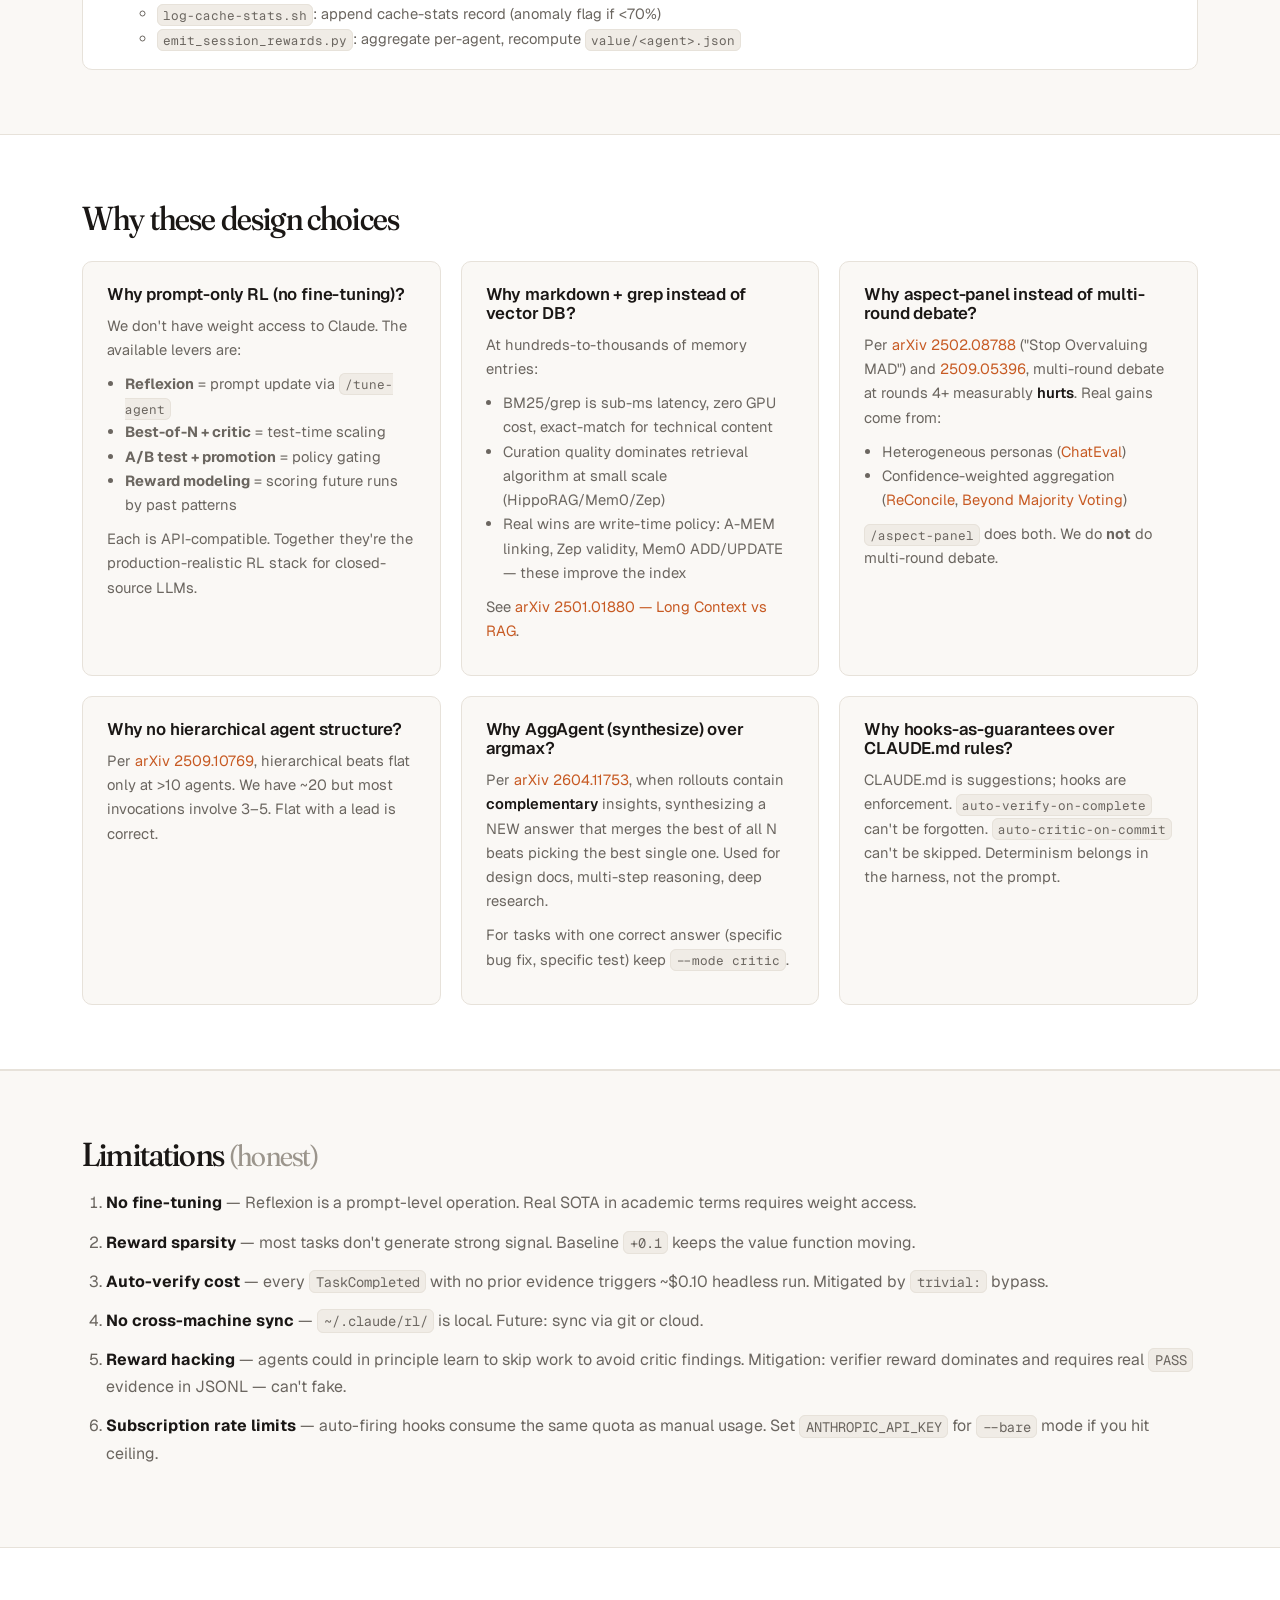
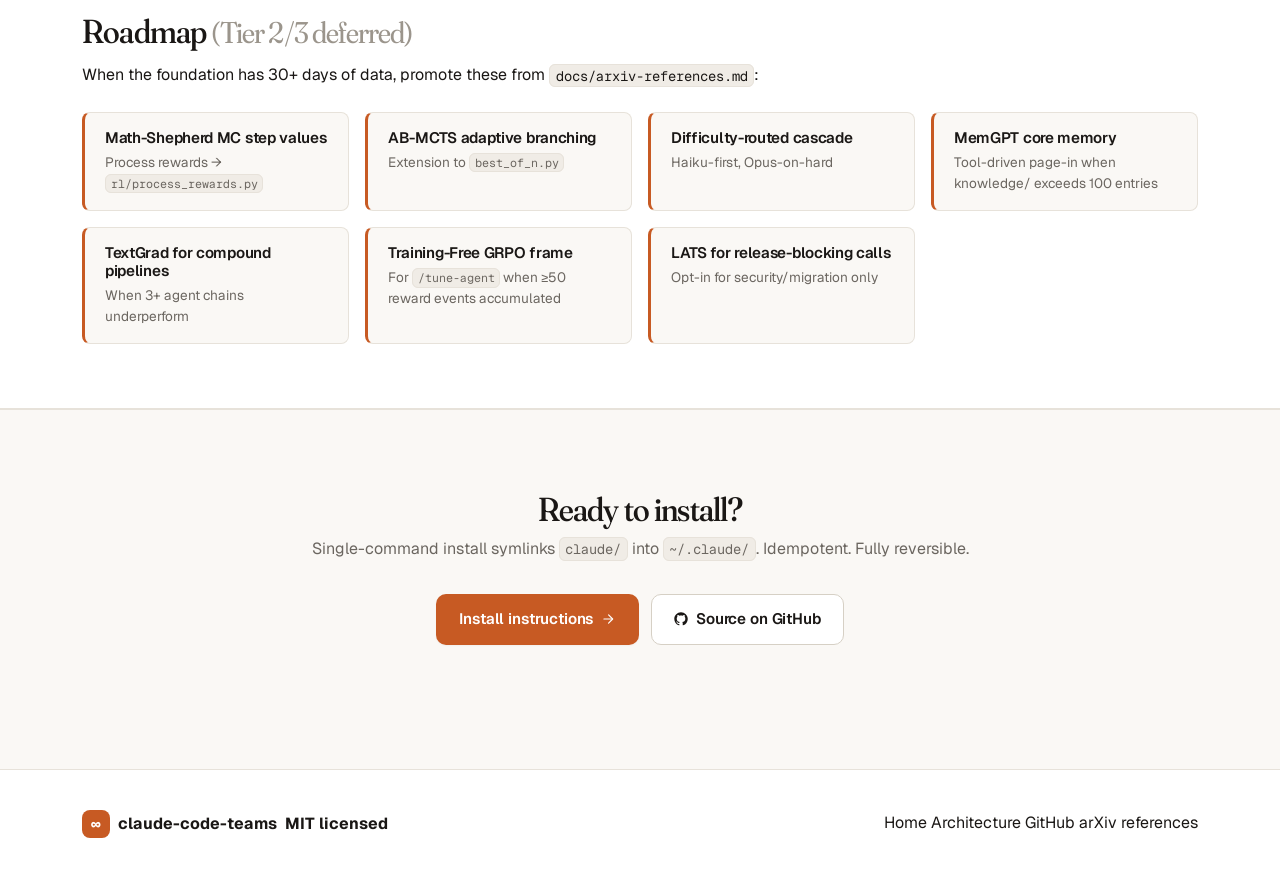
<file: docs/architecture.html>
<!DOCTYPE html>
<html lang="en" data-theme="dark">
<head>
<meta charset="UTF-8" />
<meta name="viewport" content="width=device-width, initial-scale=1.0" />
<title>Architecture — claude-code-teams</title>
<meta name="description" content="Design rationale, data flow, and component map for claude-code-teams: skills, agents, hooks, RL, memory, eval harness." />
<link rel="icon" href="data:image/svg+xml,%3Csvg xmlns='http://www.w3.org/2000/svg' viewBox='0 0 64 64'%3E%3Crect width='64' height='64' rx='14' fill='%23E97339'/%3E%3Ctext x='32' y='44' text-anchor='middle' font-family='ui-monospace,SFMono-Regular,monospace' font-size='34' font-weight='700' fill='%23FAF7F2'%3E∞%3C/text%3E%3C/svg%3E" />
<link rel="preconnect" href="https://fonts.googleapis.com" />
<link rel="preconnect" href="https://fonts.gstatic.com" crossorigin />
<link rel="stylesheet" href="https://fonts.googleapis.com/css2?family=Geist:wght@300;400;500;600;700;800&family=Geist+Mono:wght@400;500;600&family=Fraunces:opsz,wght@9..144,400;9..144,500;9..144,600;9..144,700&display=swap" />
<link rel="stylesheet" href="styles.css" />
</head>
<body>

<a class="skip" href="#main">Skip to content</a>

<header class="topbar">
  <div class="container topbar-row">
    <a class="brand" href="index.html">
      <span class="logo" aria-hidden="true">∞</span>
      <span class="brand-name">claude-code-teams</span>
    </a>
    <nav class="nav" aria-label="primary">
      <a href="index.html#what">What</a>
      <a href="index.html#stack">Stack</a>
      <a href="index.html#proof">Proof</a>
      <a href="index.html#research">Research</a>
      <a href="index.html#install">Install</a>
      <a href="architecture.html" aria-current="page" class="active">Architecture</a>
      <a href="https://github.com/sethdford/claude-code-teams" class="github" rel="noopener">
        <svg class="icon" aria-hidden="true"><use href="icons.svg#github"/></svg>
        GitHub
      </a>
      <button id="themeToggle" class="theme-toggle" aria-label="Toggle theme" title="Toggle theme">
        <svg class="icon icon-sun" aria-hidden="true"><use href="icons.svg#sun"/></svg>
        <svg class="icon icon-moon" aria-hidden="true"><use href="icons.svg#moon"/></svg>
      </button>
    </nav>
  </div>
</header>

<main id="main">

<section class="hero hero-compact">
  <div class="container">
    <p class="kicker">Architecture</p>
    <h1>How the pieces fit.</h1>
    <p class="lede">
      Design rationale, data flow, and component map. Every layer is justified by a published result; every claim links to the paper.
    </p>
  </div>
</section>

<!-- ─────────── DIAGRAM ─────────── -->
<section class="section">
  <div class="container">
    <h2>Lifecycle diagram</h2>
    <p class="section-lede">Hooks fire on Claude Code's native lifecycle events. Each event has one job.</p>
    <pre class="codeblock"><code>┌──────────────────────────────────────────────────────────────────┐
│  USER prompt → Claude Code session                               │
└────────────────────────┬─────────────────────────────────────────┘
                         │
   ┌─────────────────────┼─────────────────────┐
   ▼                     ▼                     ▼
[SessionStart]    [UserPromptSubmit]    [PreToolUse: Bash]
knowledge inject  correction signal +   auto-critic on commit
                  completion-claim
                  detector
                         │
                         ▼
                  agent processes work
                         │
   ┌─────────────────────┼─────────────────────┐
   ▼                     ▼                     ▼
[PostToolUse]    [TaskCompleted]      [PreCompact]
auto-eval on     auto-verify +        compaction log
agent edit       reward emit
                         │
                         ▼
                   [SessionEnd]
              cache stats + value update
                         │
                         ▼
                   ~/.claude/rl/
              rewards.jsonl, value/, policy/
                         │
       ┌─────────────────┼─────────────────┐
       ▼                 ▼                 ▼
   /tune-agent      /ab-test          /best-of-n
   Reflexion        promotion         test-time
   patches          gating            scaling</code></pre>
  </div>
</section>

<!-- ─────────── COMPONENTS ─────────── -->
<section class="section section-alt">
  <div class="container">
    <h2>Components</h2>

    <h3 class="comp-header">Skills <span class="comp-path">claude/skills/</span></h3>
    <p>13 user-and-assistant-invocable workflows. Each is a directory with <code>SKILL.md</code> (frontmatter + body).</p>
    <div class="table-wrap">
      <table class="comp-table">
        <thead><tr><th>Skill</th><th>Layer</th><th>Purpose</th></tr></thead>
        <tbody>
          <tr><td><code>/eval</code></td><td>Measurement</td><td>Test skill/agent triggers + quality scoring</td></tr>
          <tr><td><code>/eval-author</code></td><td>Measurement</td><td>Generate scenario stubs</td></tr>
          <tr><td><code>/verify</code></td><td>Gating</td><td>Spawn verifier agent</td></tr>
          <tr><td><code>/cache-report</code></td><td>Telemetry</td><td>Cache hit-rate trends + anomalies</td></tr>
          <tr><td><code>/team</code></td><td>Orchestration</td><td>Native multi-agent fleet</td></tr>
          <tr><td><code>/spec</code></td><td>Process</td><td>Three-file spec workflow (Kiro-style)</td></tr>
          <tr><td><code>/mine-transcripts</code></td><td>Learning</td><td>Trajectory miner — proposes diffs</td></tr>
          <tr><td><code>/apply-mining-patches</code></td><td>Learning</td><td>Apply approved miner output</td></tr>
          <tr><td><code>/tune-agent</code></td><td>Reflexion</td><td>Patch agent prompt from failure evidence</td></tr>
          <tr><td><code>/best-of-n</code></td><td>Test-time RL</td><td>N rollouts + critic + USC + confidence + AggAgent</td></tr>
          <tr><td><code>/aspect-panel</code></td><td>Verification</td><td>5-aspect verifier panel</td></tr>
          <tr><td><code>/ab-test</code></td><td>Policy</td><td>A/B variant comparison + promotion</td></tr>
          <tr><td><code>/rl-status</code></td><td>Telemetry</td><td>Per-agent reward + value snapshot</td></tr>
        </tbody>
      </table>
    </div>

    <h3 class="comp-header">Agents <span class="comp-path">claude/agents/</span></h3>
    <p>20 specialized subagents. Core 4 emit machine-parseable <code>RESULT_&lt;name&gt;=</code> on the last line so hooks can detect them.</p>
    <div class="agent-grid">
      <div class="agent-card">
        <div class="agent-tag">Core</div>
        <ul class="agent-list">
          <li><code>verifier</code> — runs code, captures evidence; emits <code>PASS|FAIL|INCONCLUSIVE</code></li>
          <li><code>critic</code> — adversarial reviewer, never edits; emits <code>CLEAN|HAS_FINDINGS_n_n</code></li>
          <li><code>agent-tuner</code> — Reflexion patcher; emits <code>PATCHED|...</code></li>
          <li><code>spec-verifier</code> — checks impl satisfies spec; emits <code>PASS|FAIL|...</code></li>
        </ul>
      </div>
      <div class="agent-card">
        <div class="agent-tag">Specialists</div>
        <ul class="agent-list">
          <li><code>migration-planner</code></li>
          <li><code>regression-hunter</code></li>
          <li><code>flake-detector</code></li>
          <li><code>dep-auditor</code></li>
          <li><code>cost-analyzer</code></li>
          <li><code>docs-drift-checker</code></li>
          <li><code>api-contract-watcher</code></li>
          <li><code>latency-profiler</code></li>
          <li><code>dead-code-finder</code></li>
          <li><code>error-budget-tracker</code></li>
          <li><code>security-reviewer</code></li>
          <li><code>accessibility-reviewer</code></li>
        </ul>
      </div>
      <div class="agent-card">
        <div class="agent-tag">SCRUM</div>
        <ul class="agent-list">
          <li><code>product-owner</code> — story authoring</li>
          <li><code>tech-lead</code> — design + risk tagging</li>
          <li><code>scrum-master</code> — wave planning</li>
          <li><code>sprint-auditor</code> — adversarial audit</li>
        </ul>
      </div>
    </div>

    <h3 class="comp-header">Hooks <span class="comp-path">claude/hooks/</span></h3>
    <p>10 scripts wired into 7 hook events in <code>settings.json</code>:</p>
    <div class="table-wrap">
      <table class="comp-table">
        <thead><tr><th>Event</th><th>Script</th><th>What</th></tr></thead>
        <tbody>
          <tr><td>SessionStart (startup|resume)</td><td><code>session-start-knowledge.sh</code></td><td>Inject relevant knowledge entries</td></tr>
          <tr><td>SessionStart (compact)</td><td>inline</td><td>Re-inject critical context post-compaction</td></tr>
          <tr><td>PreCompact</td><td>inline</td><td>Log compaction event</td></tr>
          <tr><td>SessionEnd</td><td><code>log-cache-stats.sh</code></td><td>Append cache-stats record + anomaly flag if &lt;70%</td></tr>
          <tr><td>SessionEnd</td><td><code>emit_session_rewards.py</code></td><td>Aggregate per-agent, recompute <code>value/&lt;agent&gt;.json</code></td></tr>
          <tr><td>TaskCompleted</td><td><code>auto-verify-on-complete.sh</code></td><td>Headlessly spawn verifier if no evidence; bypass on <code>trivial:</code></td></tr>
          <tr><td>TaskCompleted</td><td><code>emit_task_reward.py</code></td><td>Emit reward event from session JSONL</td></tr>
          <tr><td>UserPromptSubmit</td><td><code>emit_correction_signal.py</code></td><td>Detect "no/wrong/instead" → emit <code>-2.0</code></td></tr>
          <tr><td>UserPromptSubmit</td><td><code>completion-claim-detector.sh</code></td><td>Detect "I think it's done" → inject <code>/verify</code> nudge</td></tr>
          <tr><td>PreToolUse (Bash)</td><td><code>auto-critic-on-commit.sh</code></td><td>On <code>git commit</code>: spawn critic on staged diff; CRITICAL → exit 2</td></tr>
          <tr><td>PostToolUse (Edit|Write)</td><td><code>auto-eval-on-agent-edit.sh</code></td><td>On agent/skill edit: queue debounced <code>/eval</code></td></tr>
        </tbody>
      </table>
    </div>

    <h3 class="comp-header">RL telemetry <span class="comp-path">claude/rl/</span></h3>
    <pre class="codeblock"><code>rl/
├── rewards.jsonl                # append-only event log
├── preferences.jsonl            # (chosen, rejected) pairs (DPO format)
├── value/&lt;agent&gt;.json           # rolling reward statistics (V-function approx)
├── policy/&lt;agent&gt;/              # current/candidates/history/ab-runs/
│
├── emit_task_reward.py          # TaskCompleted hook
├── emit_correction_signal.py    # UserPromptSubmit hook
├── emit_session_rewards.py      # SessionEnd hook
│
├── best_of_n.py                 # 5 modes: critic, usc, confidence, hybrid, synthesize
├── aggagent.py                  # arXiv 2604.11753 synthesizer
├── usc.py                       # Universal Self-Consistency
├── aspect_panel.py              # 5-aspect verifier panel
└── ab_test.py                   # A/B test current vs candidate</code></pre>

    <h3 class="comp-header">Memory <span class="comp-path">claude/knowledge/</span> + <span class="comp-path">skills/mine-transcripts/</span></h3>
    <pre class="codeblock"><code>knowledge/
├── INDEX.md                     # master index (Karpathy-style)
├── concepts/&lt;slug&gt;.md           # durable patterns
├── connections/&lt;slug&gt;.md        # how things relate
└── qa/&lt;slug&gt;.md                 # specific Q&amp;A

skills/mine-transcripts/
├── mine.py                      # filter session JSONL
├── compile.py                   # extract → write structured entries
├── zettelkasten.py              # A-MEM bidirectional linking
└── temporal_validity.py         # Zep-style valid_from/superseded_by</code></pre>
  </div>
</section>

<!-- ─────────── DATA FLOW ─────────── -->
<section class="section">
  <div class="container">
    <h2>Data flow: a typical task</h2>
    <ol class="flow-list">
      <li>
        <strong>User sends prompt to Claude Code</strong>
        <ul>
          <li><code>UserPromptSubmit</code> fires: correction-signal + completion-claim detectors run</li>
          <li>If correction matched → <code>-2.0</code> reward event in <code>rewards.jsonl</code></li>
          <li>If completion claim → nudge to <code>/verify</code> injected as <code>additionalContext</code></li>
        </ul>
      </li>
      <li>
        <strong>Claude works (Read/Edit/Write/Bash/Agent)</strong>
        <ul>
          <li><code>PreToolUse(Bash)</code> on <code>git commit</code> → critic on staged diff; CRITICAL exits 2 (block); HIGH warns</li>
          <li><code>PostToolUse(Edit|Write)</code> on agent <code>.md</code> → debounced <code>/eval</code> queued</li>
        </ul>
      </li>
      <li>
        <strong>Claude marks task complete</strong>
        <ul>
          <li><code>TaskCompleted</code>: if <code>RESULT_verifier=PASS</code> exists in session → pass; FAIL/INCONCLUSIVE → surface, exit 2; no evidence → spawn verifier headlessly</li>
          <li><code>emit_task_reward.py</code>: greps session JSONL for <code>RESULT_*</code>, writes events to <code>rewards.jsonl</code></li>
        </ul>
      </li>
      <li>
        <strong>Session ends</strong>
        <ul>
          <li><code>log-cache-stats.sh</code>: append cache-stats record (anomaly flag if &lt;70%)</li>
          <li><code>emit_session_rewards.py</code>: aggregate per-agent, recompute <code>value/&lt;agent&gt;.json</code></li>
        </ul>
      </li>
    </ol>
  </div>
</section>

<!-- ─────────── DESIGN CHOICES ─────────── -->
<section class="section section-alt">
  <div class="container">
    <h2>Why these design choices</h2>

    <div class="why-grid">
      <article class="why-card">
        <h3>Why prompt-only RL (no fine-tuning)?</h3>
        <p>We don't have weight access to Claude. The available levers are:</p>
        <ul>
          <li><strong>Reflexion</strong> = prompt update via <code>/tune-agent</code></li>
          <li><strong>Best-of-N + critic</strong> = test-time scaling</li>
          <li><strong>A/B test + promotion</strong> = policy gating</li>
          <li><strong>Reward modeling</strong> = scoring future runs by past patterns</li>
        </ul>
        <p>Each is API-compatible. Together they're the production-realistic RL stack for closed-source LLMs.</p>
      </article>

      <article class="why-card">
        <h3>Why markdown + grep instead of vector DB?</h3>
        <p>At hundreds-to-thousands of memory entries:</p>
        <ul>
          <li>BM25/grep is sub-ms latency, zero GPU cost, exact-match for technical content</li>
          <li>Curation quality dominates retrieval algorithm at small scale (HippoRAG/Mem0/Zep)</li>
          <li>Real wins are write-time policy: A-MEM linking, Zep validity, Mem0 ADD/UPDATE — these improve the index</li>
        </ul>
        <p>See <a href="https://arxiv.org/abs/2501.01880" rel="noopener">arXiv 2501.01880 — Long Context vs RAG</a>.</p>
      </article>

      <article class="why-card">
        <h3>Why aspect-panel instead of multi-round debate?</h3>
        <p>Per <a href="https://arxiv.org/abs/2502.08788" rel="noopener">arXiv 2502.08788</a> ("Stop Overvaluing MAD") and <a href="https://arxiv.org/abs/2509.05396" rel="noopener">2509.05396</a>, multi-round debate at rounds 4+ measurably <em>hurts</em>. Real gains come from:</p>
        <ul>
          <li>Heterogeneous personas (<a href="https://arxiv.org/abs/2308.07201" rel="noopener">ChatEval</a>)</li>
          <li>Confidence-weighted aggregation (<a href="https://arxiv.org/abs/2309.13007" rel="noopener">ReConcile</a>, <a href="https://arxiv.org/abs/2510.01499" rel="noopener">Beyond Majority Voting</a>)</li>
        </ul>
        <p><code>/aspect-panel</code> does both. We do <strong>not</strong> do multi-round debate.</p>
      </article>

      <article class="why-card">
        <h3>Why no hierarchical agent structure?</h3>
        <p>Per <a href="https://arxiv.org/abs/2509.10769" rel="noopener">arXiv 2509.10769</a>, hierarchical beats flat only at &gt;10 agents. We have ~20 but most invocations involve 3–5. Flat with a lead is correct.</p>
      </article>

      <article class="why-card">
        <h3>Why AggAgent (synthesize) over argmax?</h3>
        <p>Per <a href="https://arxiv.org/abs/2604.11753" rel="noopener">arXiv 2604.11753</a>, when rollouts contain <em>complementary</em> insights, synthesizing a NEW answer that merges the best of all N beats picking the best single one. Used for design docs, multi-step reasoning, deep research.</p>
        <p>For tasks with one correct answer (specific bug fix, specific test) keep <code>--mode critic</code>.</p>
      </article>

      <article class="why-card">
        <h3>Why hooks-as-guarantees over CLAUDE.md rules?</h3>
        <p>CLAUDE.md is suggestions; hooks are enforcement. <code>auto-verify-on-complete</code> can't be forgotten. <code>auto-critic-on-commit</code> can't be skipped. Determinism belongs in the harness, not the prompt.</p>
      </article>
    </div>
  </div>
</section>

<!-- ─────────── LIMITATIONS ─────────── -->
<section class="section">
  <div class="container">
    <h2>Limitations <span class="muted">(honest)</span></h2>
    <ol class="limits-list">
      <li><strong>No fine-tuning</strong> — Reflexion is a prompt-level operation. Real SOTA in academic terms requires weight access.</li>
      <li><strong>Reward sparsity</strong> — most tasks don't generate strong signal. Baseline <code>+0.1</code> keeps the value function moving.</li>
      <li><strong>Auto-verify cost</strong> — every <code>TaskCompleted</code> with no prior evidence triggers ~$0.10 headless run. Mitigated by <code>trivial:</code> bypass.</li>
      <li><strong>No cross-machine sync</strong> — <code>~/.claude/rl/</code> is local. Future: sync via git or cloud.</li>
      <li><strong>Reward hacking</strong> — agents could in principle learn to skip work to avoid critic findings. Mitigation: verifier reward dominates and requires real <code>PASS</code> evidence in JSONL — can't fake.</li>
      <li><strong>Subscription rate limits</strong> — auto-firing hooks consume the same quota as manual usage. Set <code>ANTHROPIC_API_KEY</code> for <code>--bare</code> mode if you hit ceiling.</li>
    </ol>
  </div>
</section>

<!-- ─────────── ROADMAP ─────────── -->
<section class="section section-alt">
  <div class="container">
    <h2>Roadmap <span class="muted">(Tier 2/3 deferred)</span></h2>
    <p>When the foundation has 30+ days of data, promote these from <a href="https://github.com/sethdford/claude-code-teams/blob/main/docs/arxiv-references.md" rel="noopener"><code>docs/arxiv-references.md</code></a>:</p>
    <div class="roadmap-grid">
      <div class="roadmap-card"><h4>Math-Shepherd MC step values</h4><p>Process rewards → <code>rl/process_rewards.py</code></p></div>
      <div class="roadmap-card"><h4>AB-MCTS adaptive branching</h4><p>Extension to <code>best_of_n.py</code></p></div>
      <div class="roadmap-card"><h4>Difficulty-routed cascade</h4><p>Haiku-first, Opus-on-hard</p></div>
      <div class="roadmap-card"><h4>MemGPT core memory</h4><p>Tool-driven page-in when knowledge/ exceeds 100 entries</p></div>
      <div class="roadmap-card"><h4>TextGrad for compound pipelines</h4><p>When 3+ agent chains underperform</p></div>
      <div class="roadmap-card"><h4>Training-Free GRPO frame</h4><p>For <code>/tune-agent</code> when ≥50 reward events accumulated</p></div>
      <div class="roadmap-card"><h4>LATS for release-blocking calls</h4><p>Opt-in for security/migration only</p></div>
    </div>
  </div>
</section>

<!-- ─────────── CTA ─────────── -->
<section class="section">
  <div class="container cta-final">
    <h2>Ready to install?</h2>
    <p>Single-command install symlinks <code>claude/</code> into <code>~/.claude/</code>. Idempotent. Fully reversible.</p>
    <div class="cta-row">
      <a class="btn primary" href="index.html#install">Install instructions <svg class="icon icon-sm" aria-hidden="true"><use href="icons.svg#arrow-right"/></svg></a>
      <a class="btn ghost" href="https://github.com/sethdford/claude-code-teams" rel="noopener"><svg class="icon icon-sm" aria-hidden="true"><use href="icons.svg#github"/></svg> Source on GitHub</a>
    </div>
  </div>
</section>

</main>

<footer class="footer">
  <div class="container footer-row">
    <div class="footer-brand">
      <span class="logo" aria-hidden="true">∞</span>
      <span class="brand-name">claude-code-teams</span>
      <span class="footer-license">MIT licensed</span>
    </div>
    <nav class="footer-nav" aria-label="footer">
      <a href="index.html">Home</a>
      <a href="architecture.html">Architecture</a>
      <a href="https://github.com/sethdford/claude-code-teams" rel="noopener">GitHub</a>
      <a href="https://github.com/sethdford/claude-code-teams/blob/main/docs/arxiv-references.md" rel="noopener">arXiv references</a>
    </nav>
  </div>
</footer>

<script src="script.js"></script>
</body>
</html>
</file>
<file: docs/styles.css>
/* ───────────────────────────────────────────────────────────────
   claude-code-teams — landing page
   Pure CSS. No frameworks. Theme-aware. Mobile-first.
   ─────────────────────────────────────────────────────────────── */

:root {
  --max: 1180px;
  --pad-x: 1.5rem;
  --pad-x-md: 2rem;
  --radius: 14px;
  --radius-lg: 22px;
  --transition: 180ms cubic-bezier(.4, 0, .2, 1);

  --font-sans: "Geist", ui-sans-serif, -apple-system, BlinkMacSystemFont, "Inter", "Segoe UI", system-ui, sans-serif;
  --font-display: "Fraunces", "Geist", ui-serif, Georgia, "Times New Roman", serif;
  --font-mono: "Geist Mono", ui-monospace, "JetBrains Mono", "SF Mono", Menlo, Consolas, monospace;
}

/* ────────── DARK (default) ────────── */
:root,
[data-theme="dark"] {
  --bg: #0c0d10;
  --bg-elev: #14161b;
  --bg-tinted: #11131a;
  --bg-card: #181a21;
  --border: #23262e;
  --border-strong: #2f323b;
  --text: #ecedef;
  --text-muted: #9499a4;
  --text-faint: #6b7180;
  --accent: #e97339;        /* anthropic-ish orange */
  --accent-hover: #f08249;
  --accent-fade: rgba(233, 115, 57, 0.12);
  --green: #3ddc97;
  --red: #ff6b6b;
  --yellow: #ffd166;
  --code-bg: #0a0c10;
  --shadow-sm: 0 1px 2px rgba(0, 0, 0, .25);
  --shadow-md: 0 6px 24px rgba(0, 0, 0, .4);
  --grid-line: rgba(255, 255, 255, 0.04);
}

/* ────────── LIGHT ────────── */
[data-theme="light"] {
  --bg: #faf8f5;
  --bg-elev: #ffffff;
  --bg-tinted: #f3efea;
  --bg-card: #ffffff;
  --border: #e7e2da;
  --border-strong: #d6d0c5;
  --text: #1a1715;
  --text-muted: #6b6660;
  --text-faint: #9b958c;
  --accent: #c75a23;
  --accent-hover: #b04e1d;
  --accent-fade: rgba(199, 90, 35, 0.10);
  --green: #1d955b;
  --red: #c64545;
  --yellow: #b88600;
  --code-bg: #f0ece6;
  --shadow-sm: 0 1px 2px rgba(0, 0, 0, .04);
  --shadow-md: 0 8px 28px rgba(0, 0, 0, .08);
  --grid-line: rgba(0, 0, 0, 0.04);
}

/* ────────── RESET ────────── */
*, *::before, *::after { box-sizing: border-box; }
html, body { margin: 0; padding: 0; }
html { scroll-behavior: smooth; }
body {
  font-family: var(--font-sans);
  background: var(--bg);
  color: var(--text);
  line-height: 1.6;
  -webkit-font-smoothing: antialiased;
  -moz-osx-font-smoothing: grayscale;
  font-feature-settings: "ss01", "ss02";
}
h1, h2, h3, h4 {
  margin: 0;
  line-height: 1.15;
  letter-spacing: -0.02em;
}
h1 {
  font-family: var(--font-display);
  font-size: clamp(2.4rem, 6vw, 4rem);
  font-weight: 500;
  letter-spacing: -0.035em;
  font-variation-settings: "opsz" 144, "SOFT" 50;
}
h2 {
  font-family: var(--font-display);
  font-size: clamp(1.7rem, 3.4vw, 2.4rem);
  font-weight: 500;
  letter-spacing: -0.025em;
  font-variation-settings: "opsz" 96, "SOFT" 50;
}
h3 { font-size: 1.1rem; font-weight: 600; letter-spacing: -0.01em; }
h4 { font-size: 1rem; font-weight: 600; }
p { margin: 0; }
a { color: inherit; text-decoration: none; transition: color var(--transition); }
a:hover { color: var(--accent); }
code {
  font-family: var(--font-mono);
  font-size: 0.86em;
  background: var(--code-bg);
  padding: 0.12em 0.4em;
  border-radius: 6px;
  border: 1px solid var(--border);
}
pre {
  font-family: var(--font-mono);
  font-size: 0.86rem;
  background: var(--code-bg);
  border: 1px solid var(--border);
  border-radius: var(--radius);
  padding: 1.1rem 1.25rem;
  overflow-x: auto;
  line-height: 1.55;
  margin: 0;
}
pre code {
  background: none;
  padding: 0;
  border: none;
  font-size: inherit;
}
button {
  font-family: inherit;
  cursor: pointer;
  border: none;
  background: none;
  color: inherit;
}

/* ────────── SKIP LINK / A11Y ────────── */
.skip {
  position: absolute;
  left: -9999px;
  top: 0;
  background: var(--accent);
  color: white;
  padding: 0.5rem 1rem;
  z-index: 100;
}
.skip:focus { left: 1rem; top: 1rem; }

/* ────────── LAYOUT ────────── */
.container {
  max-width: var(--max);
  margin: 0 auto;
  padding: 0 var(--pad-x);
}
@media (min-width: 768px) {
  .container { padding: 0 var(--pad-x-md); }
}
.section { padding: 5.5rem 0; border-top: 1px solid var(--border); }
.section-tinted { background: var(--bg-tinted); }
.eyebrow {
  font-size: 0.78rem;
  font-weight: 600;
  letter-spacing: 0.1em;
  text-transform: uppercase;
  color: var(--accent);
  margin: 0 0 1rem;
}
.lede {
  font-size: 1.15rem;
  color: var(--text-muted);
  max-width: 65ch;
  margin: 1.25rem 0 0;
}
em { color: var(--text); font-style: normal; font-weight: 600; }
.accent {
  background: linear-gradient(135deg, var(--accent) 0%, var(--accent-hover) 60%, #f5a275 100%);
  -webkit-background-clip: text;
  background-clip: text;
  -webkit-text-fill-color: transparent;
  font-style: italic;
  font-weight: 600;
}
.footnote {
  margin-top: 2rem;
  font-size: 0.9rem;
  color: var(--text-muted);
}
.footnote code { font-size: 0.85em; }

/* ────────── TOPBAR ────────── */
.topbar {
  position: sticky;
  top: 0;
  z-index: 50;
  background: color-mix(in srgb, var(--bg) 85%, transparent);
  backdrop-filter: saturate(180%) blur(14px);
  -webkit-backdrop-filter: saturate(180%) blur(14px);
  border-bottom: 1px solid var(--border);
}
.topbar-row {
  display: flex;
  align-items: center;
  justify-content: space-between;
  padding-top: 0.85rem;
  padding-bottom: 0.85rem;
  gap: 2rem;
}
.brand {
  display: inline-flex;
  align-items: center;
  gap: 0.55rem;
  font-weight: 700;
  font-size: 1.05rem;
  letter-spacing: -0.01em;
}
.brand:hover { color: inherit; }
.logo {
  display: inline-grid;
  place-items: center;
  width: 28px; height: 28px;
  background: var(--accent);
  color: white;
  border-radius: 8px;
  font-size: 1rem;
  font-weight: 700;
  font-family: var(--font-mono);
}
.nav {
  display: flex;
  align-items: center;
  gap: 1.4rem;
  font-size: 0.92rem;
  font-weight: 500;
  color: var(--text-muted);
}
.nav a:not(.github):hover { color: var(--text); }
.nav a { display: inline-flex; align-items: center; gap: 0.4rem; }
@media (max-width: 720px) {
  .nav a:not(.github):not(.theme-toggle) { display: none; }
}
.github {
  display: inline-flex !important;
  align-items: center;
  gap: 0.4rem;
  padding: 0.4rem 0.85rem;
  border: 1px solid var(--border-strong);
  border-radius: 8px;
  font-weight: 500;
  color: var(--text);
}
.github:hover {
  background: var(--bg-card);
  border-color: var(--accent);
}
.theme-toggle {
  width: 36px; height: 36px;
  display: grid;
  place-items: center;
  border-radius: 8px;
  color: var(--text-muted);
  transition: color var(--transition), background var(--transition);
}
.theme-toggle:hover { color: var(--accent); background: var(--bg-card); }

/* ────────── ICONS ────────── */
.icon {
  width: 18px;
  height: 18px;
  flex: 0 0 auto;
  vertical-align: -3px;
  display: inline-block;
}
.icon-sm { width: 14px; height: 14px; vertical-align: -2px; }
.icon-lg { width: 24px; height: 24px; vertical-align: -5px; }
.btn .icon { transition: transform var(--transition); }
.btn.primary:hover .icon { transform: translateX(2px); }
.github .icon { width: 16px; height: 16px; }
.theme-toggle .icon { width: 18px; height: 18px; }
[data-theme="dark"] .icon-sun { display: block; }
[data-theme="dark"] .icon-moon { display: none; }
[data-theme="light"] .icon-sun { display: none; }
[data-theme="light"] .icon-moon { display: block; }

/* ────────── HERO ────────── */
.hero {
  padding: 5rem 0 4rem;
  position: relative;
  overflow: hidden;
}
.hero::before {
  content: "";
  position: absolute;
  inset: 0;
  background:
    radial-gradient(800px 400px at 80% 0%, var(--accent-fade) 0, transparent 60%),
    linear-gradient(var(--grid-line) 1px, transparent 1px) 0 0 / 32px 32px,
    linear-gradient(90deg, var(--grid-line) 1px, transparent 1px) 0 0 / 32px 32px;
  pointer-events: none;
  z-index: -1;
}
.hero-grid {
  display: grid;
  grid-template-columns: 1fr;
  gap: 3rem;
  align-items: center;
}
@media (min-width: 1024px) {
  .hero-grid { grid-template-columns: 1.05fr 1fr; gap: 4rem; }
}
.kicker {
  display: inline-block;
  font-size: 0.78rem;
  font-weight: 600;
  letter-spacing: 0.08em;
  text-transform: uppercase;
  color: var(--accent);
  background: var(--accent-fade);
  padding: 0.4rem 0.85rem;
  border-radius: 999px;
  margin: 0 0 1.5rem;
}
.cta-row {
  display: flex;
  flex-wrap: wrap;
  gap: 0.75rem;
  margin: 2rem 0 1.75rem;
}
.btn {
  display: inline-flex;
  align-items: center;
  gap: 0.5rem;
  padding: 0.78rem 1.4rem;
  border-radius: 10px;
  font-weight: 600;
  font-size: 0.95rem;
  border: 1px solid transparent;
  transition: all var(--transition);
  letter-spacing: -0.01em;
}
.btn.primary {
  background: var(--accent);
  color: white;
  box-shadow: var(--shadow-sm);
}
.btn.primary:hover {
  background: var(--accent-hover);
  color: white;
  transform: translateY(-1px);
  box-shadow: var(--shadow-md);
}
.btn.ghost {
  background: var(--bg-card);
  color: var(--text);
  border-color: var(--border-strong);
}
.btn.ghost:hover {
  border-color: var(--accent);
  color: var(--text);
}
.hero-badges {
  display: flex;
  flex-wrap: wrap;
  gap: 0.5rem 0.75rem;
  margin-top: 1rem;
}
.badge {
  display: inline-flex;
  align-items: center;
  gap: 0.4rem;
  padding: 0.32rem 0.75rem;
  font-size: 0.82rem;
  color: var(--text-muted);
  background: var(--bg-card);
  border: 1px solid var(--border);
  border-radius: 999px;
}
.badge-green { color: var(--green); }
.badge-red { color: var(--red); }
.dot {
  width: 8px; height: 8px;
  border-radius: 50%;
  display: inline-block;
}
.dot-green { background: var(--green); box-shadow: 0 0 8px var(--green); }

/* Terminal */
.terminal {
  background: var(--code-bg);
  border: 1px solid var(--border-strong);
  border-radius: var(--radius-lg);
  overflow: hidden;
  box-shadow: var(--shadow-md), 0 30px 80px -20px var(--accent-fade);
  position: relative;
}
.terminal::after {
  content: "";
  position: absolute;
  inset: -1px;
  border-radius: inherit;
  padding: 1px;
  background: linear-gradient(135deg, var(--accent) 0%, transparent 30%, transparent 70%, var(--accent) 100%);
  -webkit-mask: linear-gradient(#000 0 0) content-box, linear-gradient(#000 0 0);
  -webkit-mask-composite: xor;
  mask-composite: exclude;
  opacity: 0.25;
  pointer-events: none;
}
.terminal-bar {
  display: flex;
  align-items: center;
  gap: 0.5rem;
  padding: 0.75rem 1rem;
  background: var(--bg-card);
  border-bottom: 1px solid var(--border);
}
.terminal-bar .dot {
  width: 11px; height: 11px;
}
.terminal-bar .dot.red { background: #ff5f56; }
.terminal-bar .dot.yellow { background: #ffbd2e; }
.terminal-bar .dot.green { background: #27c93f; }
.terminal-title {
  margin-left: auto;
  font-family: var(--font-mono);
  font-size: 0.75rem;
  color: var(--text-faint);
}
.terminal-body {
  margin: 0;
  padding: 1.25rem 1.4rem;
  background: transparent;
  border: none;
  border-radius: 0;
  font-size: 0.85rem;
  line-height: 1.6;
}
.t-prompt { color: var(--accent); user-select: none; }
.t-cmd { color: var(--text); font-weight: 600; }
.t-flag { color: var(--yellow); }
.t-str { color: #6dc4ff; }
[data-theme="light"] .t-str { color: #1f6abf; }
.t-muted { color: var(--text-faint); }
.t-ok { color: var(--green); font-weight: 600; }
.t-err { color: var(--red); font-weight: 600; }
.t-em { color: var(--accent); font-style: italic; }

/* ────────── STATS ────────── */
.stats {
  padding: 3rem 0;
  background: var(--bg-elev);
  border-top: 1px solid var(--border);
  border-bottom: 1px solid var(--border);
}
.stats-grid {
  display: grid;
  grid-template-columns: repeat(2, 1fr);
  gap: 2rem 1rem;
  text-align: center;
}
@media (min-width: 700px) { .stats-grid { grid-template-columns: repeat(3, 1fr); } }
@media (min-width: 1024px) { .stats-grid { grid-template-columns: repeat(6, 1fr); } }
.stat-num {
  font-size: clamp(1.8rem, 3vw, 2.5rem);
  font-weight: 700;
  font-family: var(--font-mono);
  color: var(--accent);
  letter-spacing: -0.02em;
  line-height: 1;
}
.stat-label {
  margin-top: 0.4rem;
  font-size: 0.85rem;
  color: var(--text-muted);
}

/* ────────── THREE-COL CARDS ────────── */
.three-col {
  display: grid;
  grid-template-columns: 1fr;
  gap: 1.25rem;
  margin-top: 3rem;
}
@media (min-width: 800px) {
  .three-col { grid-template-columns: repeat(3, 1fr); }
}
.card {
  background: var(--bg-card);
  border: 1px solid var(--border);
  border-radius: var(--radius);
  padding: 1.75rem;
  transition: border-color var(--transition), transform var(--transition);
}
.card:hover {
  border-color: var(--accent);
  transform: translateY(-2px);
}
.card-icon {
  width: 44px; height: 44px;
  display: grid;
  place-items: center;
  background: linear-gradient(135deg, var(--accent-fade), transparent);
  color: var(--accent);
  border: 1px solid var(--border);
  border-radius: 11px;
  margin-bottom: 1rem;
  box-shadow: inset 0 1px 0 rgba(255,255,255,0.05);
}
.card-icon svg { width: 22px; height: 22px; }
.card h3 { margin-bottom: 0.6rem; }
.card p { color: var(--text-muted); font-size: 0.96rem; }

/* ────────── LAYERS (stack section) ────────── */
.layers {
  margin-top: 3rem;
  display: flex;
  flex-direction: column;
  gap: 0.75rem;
}
.layer {
  display: grid;
  grid-template-columns: 56px 56px 1fr;
  gap: 1.25rem;
  align-items: start;
  padding: 1.75rem;
  background: var(--bg-card);
  border: 1px solid var(--border);
  border-radius: var(--radius);
  transition: border-color var(--transition), transform var(--transition), box-shadow var(--transition);
}
.layer:hover {
  border-color: var(--accent);
  transform: translateY(-1px);
  box-shadow: 0 6px 24px var(--accent-fade);
}
.layer-num {
  font-family: var(--font-mono);
  font-size: 1.05rem;
  font-weight: 600;
  color: var(--text-faint);
  letter-spacing: 0.02em;
  padding-top: 0.35rem;
}
.layer-icon {
  width: 44px; height: 44px;
  display: grid;
  place-items: center;
  background: linear-gradient(135deg, var(--accent-fade), transparent);
  color: var(--accent);
  border: 1px solid var(--border);
  border-radius: 11px;
  box-shadow: inset 0 1px 0 rgba(255,255,255,0.05);
}
.layer-icon svg { width: 22px; height: 22px; }
.layer-body h3 { margin-bottom: 0.5rem; }
.layer-body p { color: var(--text-muted); margin-bottom: 1rem; }
.layer-list {
  margin: 0;
  padding-left: 0;
  list-style: none;
  color: var(--text-muted);
  font-size: 0.92rem;
  display: grid;
  gap: 0.4rem;
}
.layer-list li {
  position: relative;
  padding-left: 1rem;
}
.layer-list li::before {
  content: "•";
  position: absolute;
  left: 0;
  color: var(--accent);
}
@media (max-width: 600px) {
  .layer {
    grid-template-columns: auto 1fr;
    grid-template-areas: "num icon" "body body";
    gap: 0.75rem 1rem;
  }
  .layer-num { grid-area: num; padding-top: 0; }
  .layer-icon { grid-area: icon; justify-self: end; }
  .layer-body { grid-area: body; }
}

/* ────────── PROOF SPLIT ────────── */
.proof-split {
  display: grid;
  grid-template-columns: 1fr;
  gap: 1.25rem;
  margin: 3rem 0 0;
}
@media (min-width: 800px) {
  .proof-split { grid-template-columns: 1fr 1fr; }
}
.proof-card {
  background: var(--bg-card);
  border: 1px solid var(--border);
  border-radius: var(--radius);
  overflow: hidden;
}
.proof-card.good { border-color: color-mix(in srgb, var(--green) 30%, var(--border)); }
.proof-card.bad { border-color: color-mix(in srgb, var(--red) 30%, var(--border)); }
.proof-header {
  padding: 0.85rem 1.25rem;
  border-bottom: 1px solid var(--border);
  font-weight: 600;
  font-size: 0.95rem;
  color: var(--text);
  display: flex;
  align-items: center;
  gap: 0.6rem;
}
.proof-card pre {
  border: none;
  border-radius: 0;
  background: transparent;
  font-size: 0.82rem;
}

/* ────────── RESEARCH GRID ────────── */
.research-grid {
  display: grid;
  grid-template-columns: 1fr;
  gap: 1rem;
  margin-top: 2.5rem;
}
@media (min-width: 700px) { .research-grid { grid-template-columns: repeat(2, 1fr); } }
@media (min-width: 1024px) { .research-grid { grid-template-columns: repeat(3, 1fr); } }
.research-card {
  display: block;
  background: var(--bg-card);
  border: 1px solid var(--border);
  border-radius: var(--radius);
  padding: 1.5rem;
  transition: all var(--transition);
}
.research-card:hover {
  border-color: var(--accent);
  transform: translateY(-2px);
  color: inherit;
}
.research-id {
  font-family: var(--font-mono);
  font-size: 0.78rem;
  color: var(--accent);
  font-weight: 600;
  letter-spacing: 0.02em;
  margin-bottom: 0.5rem;
}
.research-card h3 { margin-bottom: 0.5rem; font-size: 1.05rem; }
.research-card p {
  color: var(--text-muted);
  font-size: 0.92rem;
  margin-bottom: 0.75rem;
}
.research-where {
  font-size: 0.82rem;
  color: var(--text-faint);
  font-family: var(--font-mono);
}

/* ────────── STATUS GRID ────────── */
.status-grid {
  display: grid;
  grid-template-columns: 1fr;
  gap: 2rem;
  margin-top: 2.5rem;
}
@media (min-width: 800px) { .status-grid { grid-template-columns: 1fr 1fr; gap: 2.5rem; } }
.status-h {
  font-family: var(--font-sans);
  font-size: 1.05rem;
  margin-bottom: 1rem;
  font-weight: 600;
  display: flex;
  align-items: center;
  gap: 0.6rem;
}
.status-dot {
  width: 22px; height: 22px;
  padding: 4px;
  border-radius: 50%;
  flex: 0 0 auto;
}
.status-dot-green {
  color: var(--green);
  background: color-mix(in srgb, var(--green) 12%, transparent);
}
.status-dot-yellow {
  color: var(--yellow);
  background: color-mix(in srgb, var(--yellow) 14%, transparent);
}
.status-col ul {
  margin: 0;
  padding-left: 1.25rem;
  display: grid;
  gap: 0.55rem;
  color: var(--text-muted);
  font-size: 0.95rem;
}
.status-col li::marker { color: var(--accent); }

/* ────────── INSTALL ────────── */
.install-block {
  margin-top: 2.5rem;
  display: grid;
  gap: 1.5rem;
}
.install-step {
  display: grid;
  grid-template-columns: 48px 1fr;
  gap: 1.25rem;
  align-items: start;
}
.install-num {
  width: 36px; height: 36px;
  display: grid;
  place-items: center;
  background: var(--accent);
  color: white;
  border-radius: 50%;
  font-family: var(--font-mono);
  font-weight: 700;
  font-size: 0.95rem;
  margin-top: 0.25rem;
}
.install-step h4 {
  font-size: 1rem;
  font-weight: 600;
  margin-bottom: 0.6rem;
  color: var(--text);
}

/* ────────── FOOTER ────────── */
.footer {
  border-top: 1px solid var(--border);
  background: var(--bg-elev);
  padding: 2.5rem 0;
}
.footer-row {
  display: flex;
  flex-wrap: wrap;
  justify-content: space-between;
  align-items: flex-start;
  gap: 2rem;
}
.footer-brand {
  display: inline-flex;
  align-items: center;
  gap: 0.5rem;
  font-weight: 700;
  margin: 0 0 0.4rem;
}
.footer-meta {
  font-size: 0.85rem;
  color: var(--text-faint);
}
.footer-links {
  display: flex;
  flex-wrap: wrap;
  gap: 1.25rem;
  font-size: 0.92rem;
  color: var(--text-muted);
}
.footer-links a:hover { color: var(--accent); }

/* ────────── ARCHITECTURE PAGE ────────── */
.hero-compact { padding: 4.5rem 0 2rem; }
.hero-compact h1 {
  font-size: clamp(2rem, 4vw, 3rem);
  margin: 0.5rem 0 1rem;
}

.section { padding: 4rem 0; }
.section-alt {
  background: var(--bg-elev);
  border-top: 1px solid var(--border);
  border-bottom: 1px solid var(--border);
}
.section h2 { font-size: clamp(1.6rem, 2.6vw, 2.2rem); margin: 0 0 0.75rem; }
.section h3 { font-size: 1.2rem; margin: 2.25rem 0 0.75rem; }
.section-lede { color: var(--text-muted); margin: 0 0 1.5rem; max-width: 70ch; }
.muted { color: var(--text-faint); font-weight: 400; font-size: 0.9em; }

.comp-header {
  display: flex;
  align-items: baseline;
  gap: 0.75rem;
  flex-wrap: wrap;
}
.comp-path {
  font-family: var(--font-mono);
  font-size: 0.85rem;
  font-weight: 400;
  color: var(--text-faint);
  background: var(--bg-card);
  padding: 0.15rem 0.5rem;
  border-radius: 4px;
  border: 1px solid var(--border);
}

.codeblock {
  background: var(--bg-card);
  border: 1px solid var(--border);
  border-radius: 10px;
  padding: 1.25rem 1.5rem;
  overflow-x: auto;
  font-size: 0.85rem;
  line-height: 1.55;
  color: var(--text-muted);
}
.codeblock code {
  font-family: var(--font-mono);
  background: transparent;
  padding: 0;
  border: 0;
  font-size: inherit;
  color: inherit;
}

.table-wrap { overflow-x: auto; margin: 0 0 1rem; }
.comp-table {
  width: 100%;
  border-collapse: collapse;
  font-size: 0.9rem;
  border: 1px solid var(--border);
  border-radius: 10px;
  overflow: hidden;
}
.comp-table thead { background: var(--bg-card); }
.comp-table th, .comp-table td {
  text-align: left;
  padding: 0.7rem 1rem;
  border-bottom: 1px solid var(--border);
  vertical-align: top;
}
.comp-table th {
  font-weight: 600;
  color: var(--text);
  font-size: 0.78rem;
  letter-spacing: 0.04em;
  text-transform: uppercase;
}
.comp-table tbody tr:last-child td { border-bottom: 0; }
.comp-table tbody tr:hover { background: var(--bg-card); }
.comp-table code {
  font-size: 0.85em;
  background: var(--bg);
  border: 1px solid var(--border);
  padding: 0.05rem 0.35rem;
  border-radius: 4px;
}

.agent-grid {
  display: grid;
  grid-template-columns: repeat(auto-fit, minmax(260px, 1fr));
  gap: 1rem;
  margin: 1rem 0 1.5rem;
}
.agent-card {
  background: var(--bg-card);
  border: 1px solid var(--border);
  border-radius: 10px;
  padding: 1.1rem 1.25rem;
}
.agent-tag {
  display: inline-block;
  font-size: 0.7rem;
  font-weight: 700;
  letter-spacing: 0.08em;
  text-transform: uppercase;
  color: var(--accent);
  background: var(--accent-fade);
  padding: 0.18rem 0.55rem;
  border-radius: 4px;
  margin: 0 0 0.7rem;
}
.agent-list {
  list-style: none;
  padding: 0;
  margin: 0;
  font-size: 0.88rem;
  line-height: 1.75;
  color: var(--text-muted);
}
.agent-list code { color: var(--text); }

.flow-list {
  counter-reset: flow;
  list-style: none;
  padding: 0;
  margin: 0;
  display: grid;
  gap: 1.25rem;
}
.flow-list > li {
  counter-increment: flow;
  position: relative;
  padding: 1.1rem 1.25rem 1.1rem 3.5rem;
  background: var(--bg-card);
  border: 1px solid var(--border);
  border-radius: 10px;
}
.flow-list > li::before {
  content: counter(flow);
  position: absolute;
  left: 1.1rem;
  top: 1.1rem;
  width: 1.7rem;
  height: 1.7rem;
  border-radius: 50%;
  background: var(--accent);
  color: #fff;
  font-weight: 700;
  font-size: 0.85rem;
  display: flex;
  align-items: center;
  justify-content: center;
}
.flow-list ul {
  margin: 0.5rem 0 0;
  padding-left: 1.1rem;
  color: var(--text-muted);
  font-size: 0.92rem;
  line-height: 1.7;
}

.why-grid {
  display: grid;
  grid-template-columns: repeat(auto-fit, minmax(280px, 1fr));
  gap: 1.25rem;
  margin: 1.5rem 0 0;
}
.why-card {
  background: var(--bg);
  border: 1px solid var(--border);
  border-radius: 10px;
  padding: 1.4rem 1.5rem;
}
.why-card h3 {
  margin: 0 0 0.6rem;
  font-size: 1.05rem;
  color: var(--text);
}
.why-card p, .why-card ul {
  font-size: 0.92rem;
  color: var(--text-muted);
  line-height: 1.65;
  margin: 0 0 0.6rem;
}
.why-card ul { padding-left: 1.1rem; }
.why-card a { color: var(--accent); }

.limits-list {
  display: grid;
  gap: 0.75rem;
  padding-left: 1.5rem;
  color: var(--text-muted);
  line-height: 1.7;
}
.limits-list li strong { color: var(--text); }

.roadmap-grid {
  display: grid;
  grid-template-columns: repeat(auto-fit, minmax(220px, 1fr));
  gap: 1rem;
  margin: 1.5rem 0 0;
}
.roadmap-card {
  background: var(--bg);
  border: 1px solid var(--border);
  border-left: 3px solid var(--accent);
  border-radius: 8px;
  padding: 1rem 1.25rem;
}
.roadmap-card h4 {
  margin: 0 0 0.35rem;
  font-size: 0.95rem;
  color: var(--text);
}
.roadmap-card p {
  margin: 0;
  font-size: 0.85rem;
  color: var(--text-muted);
  line-height: 1.55;
}

.cta-final { text-align: center; padding: 1rem 0 2rem; }
.cta-final h2 { margin: 0 0 0.5rem; }
.cta-final p { color: var(--text-muted); margin: 0 0 1.5rem; }
.cta-final .cta-row { justify-content: center; }

.nav a[aria-current="page"] { color: var(--accent); font-weight: 600; }

/* ────────── REDUCED MOTION ────────── */
@media (prefers-reduced-motion: reduce) {
  *, *::before, *::after {
    animation-duration: 0.01ms !important;
    transition-duration: 0.01ms !important;
  }
  html { scroll-behavior: auto; }
}
</file>
